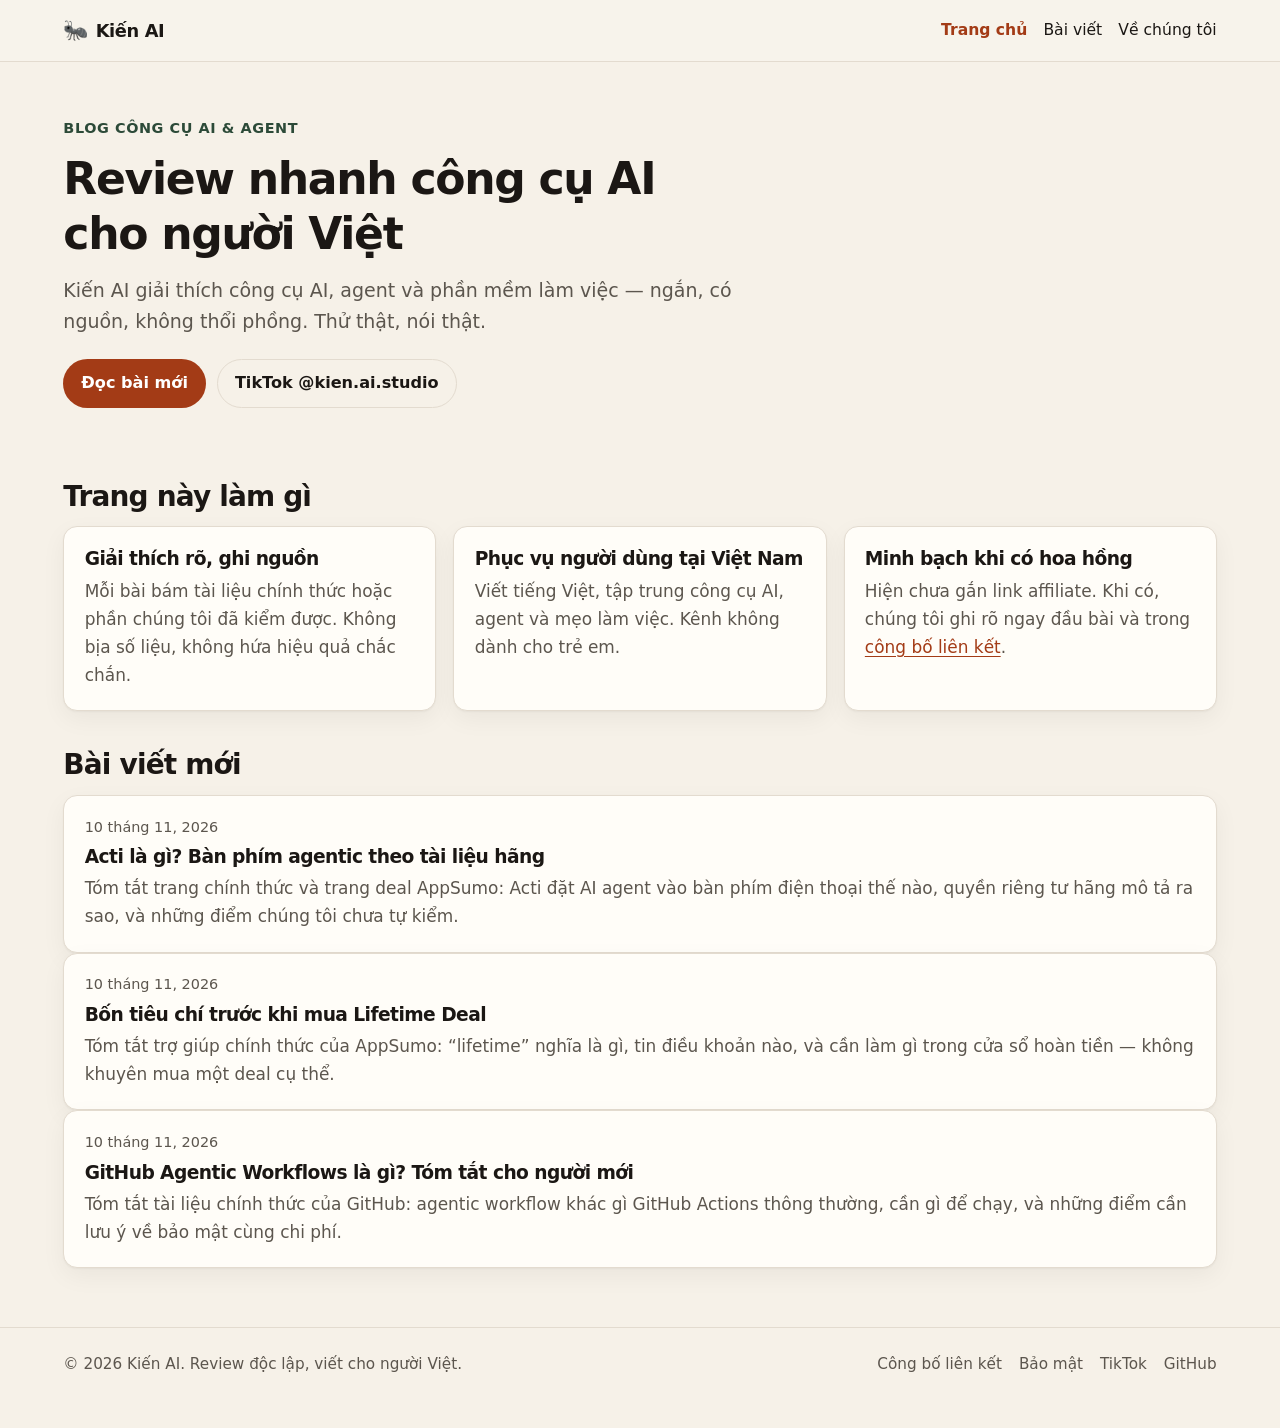
<file: index.html>
<!DOCTYPE html>
<html lang="vi">
<head>
  <meta charset="utf-8">
  <meta name="viewport" content="width=device-width, initial-scale=1">
  <title>Kiến AI — review nhanh công cụ AI & agent cho người Việt</title>
  <meta name="description" content="Kiến AI giải thích và review công cụ AI, agent và phần mềm cho người Việt. Thử thật, nói thật. Không bịa số liệu.">
  <link rel="canonical" href="https://kienaistudio.github.io/">
  <link rel="icon" href="/favicon.svg" type="image/svg+xml">
  <meta property="og:type" content="website">
  <meta property="og:locale" content="vi_VN">
  <meta property="og:site_name" content="Kiến AI">
  <meta property="og:title" content="Kiến AI — review nhanh công cụ AI & agent cho người Việt">
  <meta property="og:description" content="Kiến AI giải thích và review công cụ AI, agent và phần mềm cho người Việt. Thử thật, nói thật. Không bịa số liệu.">
  <meta property="og:url" content="https://kienaistudio.github.io/">
  <meta name="twitter:card" content="summary">
  <meta name="twitter:title" content="Kiến AI — review nhanh công cụ AI & agent cho người Việt">
  <meta name="twitter:description" content="Kiến AI giải thích và review công cụ AI, agent và phần mềm cho người Việt. Thử thật, nói thật. Không bịa số liệu.">
  <link rel="stylesheet" href="/css/style.css">
</head>
<body>
  <a class="skip" href="#noi-dung">Bỏ qua phần điều hướng</a>
  <header class="site-header">
    <div class="wrap">
      <a class="brand" href="/">
        <span aria-hidden="true">🐜</span>
        Kiến AI
      </a>
      <nav aria-label="Chính">
        <ul>
          <li><a href="/" aria-current="page">Trang chủ</a></li>
          <li><a href="/#bai-viet">Bài viết</a></li>
          <li><a href="/about.html">Về chúng tôi</a></li>
        </ul>
      </nav>
    </div>
  </header>
  <main id="noi-dung">
    <div class="wrap">
      <section class="hero">
        <p class="eyebrow">Blog công cụ AI &amp; agent</p>
        <h1>Review nhanh công cụ AI cho người Việt</h1>
        <p class="lede">Kiến AI giải thích công cụ AI, agent và phần mềm làm việc — ngắn, có nguồn, không thổi phồng. Thử thật, nói thật.</p>
        <div class="actions">
          <a class="btn btn-primary" href="#bai-viet">Đọc bài mới</a>
          <a class="btn btn-ghost" href="https://www.tiktok.com/@kien.ai.studio">TikTok @kien.ai.studio</a>
        </div>
      </section>

      <section aria-labelledby="lam-gi">
        <h2 id="lam-gi">Trang này làm gì</h2>
        <div class="grid grid-3">
          <article class="card">
            <h3>Giải thích rõ, ghi nguồn</h3>
            <p class="muted">Mỗi bài bám tài liệu chính thức hoặc phần chúng tôi đã kiểm được. Không bịa số liệu, không hứa hiệu quả chắc chắn.</p>
          </article>
          <article class="card">
            <h3>Phục vụ người dùng tại Việt Nam</h3>
            <p class="muted">Viết tiếng Việt, tập trung công cụ AI, agent và mẹo làm việc. Kênh không dành cho trẻ em.</p>
          </article>
          <article class="card">
            <h3>Minh bạch khi có hoa hồng</h3>
            <p class="muted">Hiện chưa gắn link affiliate. Khi có, chúng tôi ghi rõ ngay đầu bài và trong <a href="/disclosure.html">công bố liên kết</a>.</p>
          </article>
        </div>
      </section>

      <section id="bai-viet" aria-labelledby="bai-moi">
        <h2 id="bai-moi">Bài viết mới</h2>
        <ul class="post-list">
          <li>
            <a class="card post-card" href="/posts/acti-ban-phim-agentic-la-gi.html">
              <time datetime="2026-11-10">10 tháng 11, 2026</time>
              <h3>Acti là gì? Bàn phím agentic theo tài liệu hãng</h3>
              <p>Tóm tắt trang chính thức và trang deal AppSumo: Acti đặt AI agent vào bàn phím điện thoại thế nào, quyền riêng tư hãng mô tả ra sao, và những điểm chúng tôi chưa tự kiểm.</p>
            </a>
          </li>
          <li>
            <a class="card post-card" href="/posts/bon-tieu-chi-truoc-khi-mua-lifetime-deal.html">
              <time datetime="2026-11-10">10 tháng 11, 2026</time>
              <h3>Bốn tiêu chí trước khi mua Lifetime Deal</h3>
              <p>Tóm tắt trợ giúp chính thức của AppSumo: “lifetime” nghĩa là gì, tin điều khoản nào, và cần làm gì trong cửa sổ hoàn tiền — không khuyên mua một deal cụ thể.</p>
            </a>
          </li>
          <li>
            <a class="card post-card" href="/posts/github-agentic-workflows-la-gi.html">
              <time datetime="2026-11-10">10 tháng 11, 2026</time>
              <h3>GitHub Agentic Workflows là gì? Tóm tắt cho người mới</h3>
              <p>Tóm tắt tài liệu chính thức của GitHub: agentic workflow khác gì GitHub Actions thông thường, cần gì để chạy, và những điểm cần lưu ý về bảo mật cùng chi phí.</p>
            </a>
          </li>
        </ul>
      </section>

    </div>
  </main>
  <footer class="site-footer">
    <div class="wrap">
      <p>© 2026 Kiến AI. Review độc lập, viết cho người Việt.</p>
      <nav aria-label="Chân trang">
        <a href="/disclosure.html">Công bố liên kết</a>
        <a href="/privacy.html">Bảo mật</a>
        <a href="https://www.tiktok.com/@kien.ai.studio">TikTok</a>
        <a href="https://github.com/kienaistudio">GitHub</a>
      </nav>
    </div>
  </footer>
</body>
</html>
</file>
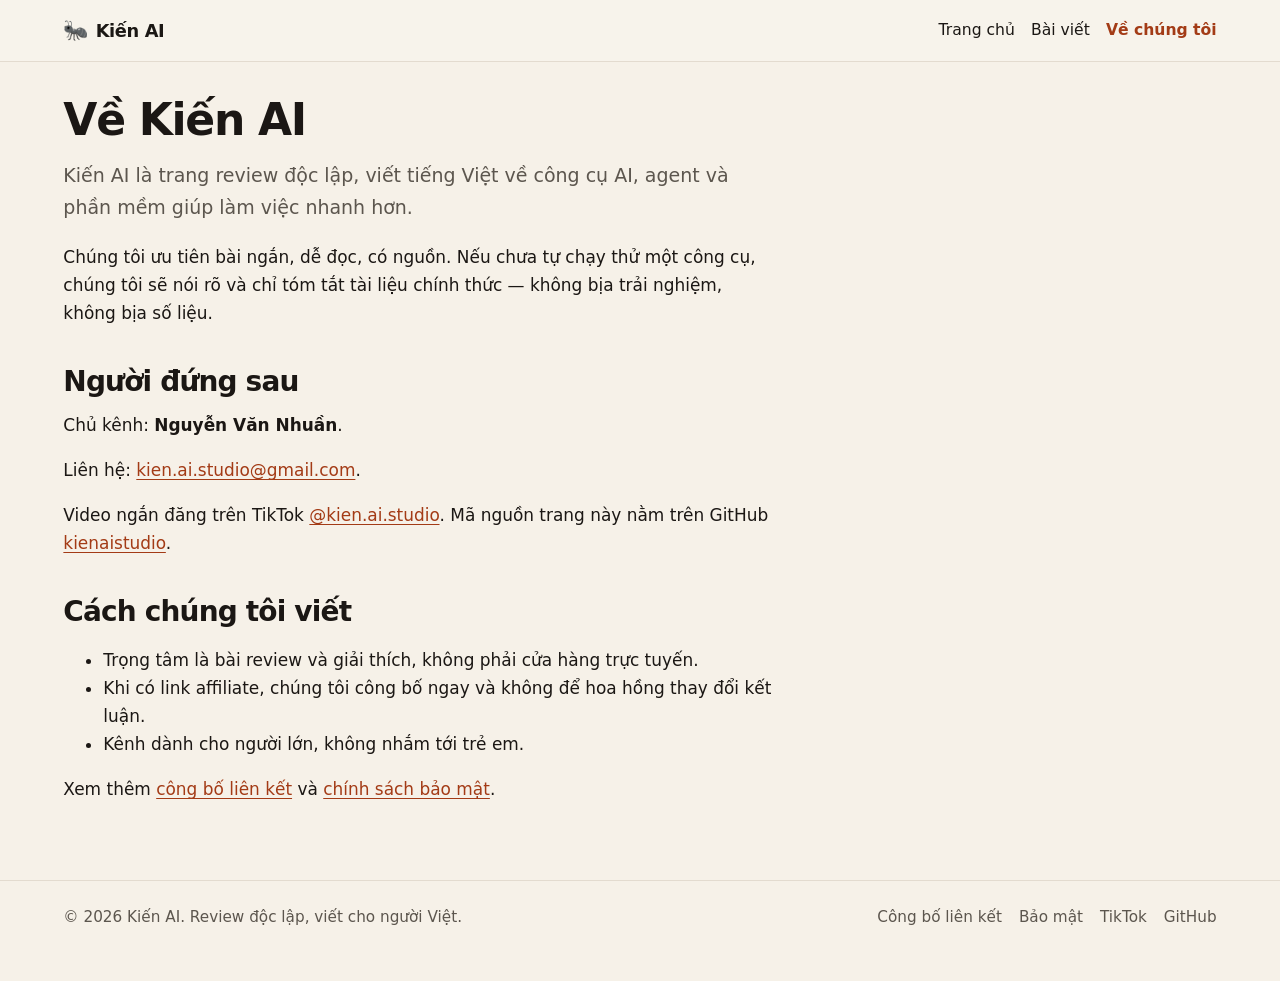
<file: about.html>
<!DOCTYPE html>
<html lang="vi">
<head>
  <meta charset="utf-8">
  <meta name="viewport" content="width=device-width, initial-scale=1">
  <title>Về Kiến AI — Nguyễn Văn Nhuần</title>
  <meta name="description" content="Kiến AI do Nguyễn Văn Nhuần điều hành. Liên hệ kien.ai.studio@gmail.com. Review độc lập về công cụ AI và agent.">
  <link rel="canonical" href="https://kienaistudio.github.io/about.html">
  <link rel="icon" href="/favicon.svg" type="image/svg+xml">
  <meta property="og:type" content="website">
  <meta property="og:locale" content="vi_VN">
  <meta property="og:site_name" content="Kiến AI">
  <meta property="og:title" content="Về Kiến AI — Nguyễn Văn Nhuần">
  <meta property="og:description" content="Kiến AI do Nguyễn Văn Nhuần điều hành. Liên hệ kien.ai.studio@gmail.com. Review độc lập về công cụ AI và agent.">
  <meta property="og:url" content="https://kienaistudio.github.io/about.html">
  <meta name="twitter:card" content="summary">
  <meta name="twitter:title" content="Về Kiến AI — Nguyễn Văn Nhuần">
  <meta name="twitter:description" content="Kiến AI do Nguyễn Văn Nhuần điều hành. Liên hệ kien.ai.studio@gmail.com. Review độc lập về công cụ AI và agent.">
  <link rel="stylesheet" href="/css/style.css">
</head>
<body>
  <a class="skip" href="#noi-dung">Bỏ qua phần điều hướng</a>
  <header class="site-header">
    <div class="wrap">
      <a class="brand" href="/">
        <span aria-hidden="true">🐜</span>
        Kiến AI
      </a>
      <nav aria-label="Chính">
        <ul>
          <li><a href="/">Trang chủ</a></li>
          <li><a href="/#bai-viet">Bài viết</a></li>
          <li><a href="/about.html" aria-current="page">Về chúng tôi</a></li>
        </ul>
      </nav>
    </div>
  </header>
  <main id="noi-dung">
    <div class="wrap">
      <article class="article">
        <header>
          <h1>Về Kiến AI</h1>
          <p class="lede">Kiến AI là trang review độc lập, viết tiếng Việt về công cụ AI, agent và phần mềm giúp làm việc nhanh hơn.</p>
        </header>
        <p>Chúng tôi ưu tiên bài ngắn, dễ đọc, có nguồn. Nếu chưa tự chạy thử một công cụ, chúng tôi sẽ nói rõ và chỉ tóm tắt tài liệu chính thức — không bịa trải nghiệm, không bịa số liệu.</p>
        <h2>Người đứng sau</h2>
        <p>Chủ kênh: <strong>Nguyễn Văn Nhuần</strong>.</p>
        <p>Liên hệ: <a href="mailto:kien.ai.studio@gmail.com">kien.ai.studio@gmail.com</a>.</p>
        <p>Video ngắn đăng trên TikTok <a href="https://www.tiktok.com/@kien.ai.studio">@kien.ai.studio</a>. Mã nguồn trang này nằm trên GitHub <a href="https://github.com/kienaistudio">kienaistudio</a>.</p>
        <h2>Cách chúng tôi viết</h2>
        <ul>
          <li>Trọng tâm là bài review và giải thích, không phải cửa hàng trực tuyến.</li>
          <li>Khi có link affiliate, chúng tôi công bố ngay và không để hoa hồng thay đổi kết luận.</li>
          <li>Kênh dành cho người lớn, không nhắm tới trẻ em.</li>
        </ul>
        <p>Xem thêm <a href="/disclosure.html">công bố liên kết</a> và <a href="/privacy.html">chính sách bảo mật</a>.</p>
      </article>

    </div>
  </main>
  <footer class="site-footer">
    <div class="wrap">
      <p>© 2026 Kiến AI. Review độc lập, viết cho người Việt.</p>
      <nav aria-label="Chân trang">
        <a href="/disclosure.html">Công bố liên kết</a>
        <a href="/privacy.html">Bảo mật</a>
        <a href="https://www.tiktok.com/@kien.ai.studio">TikTok</a>
        <a href="https://github.com/kienaistudio">GitHub</a>
      </nav>
    </div>
  </footer>
</body>
</html>
</file>
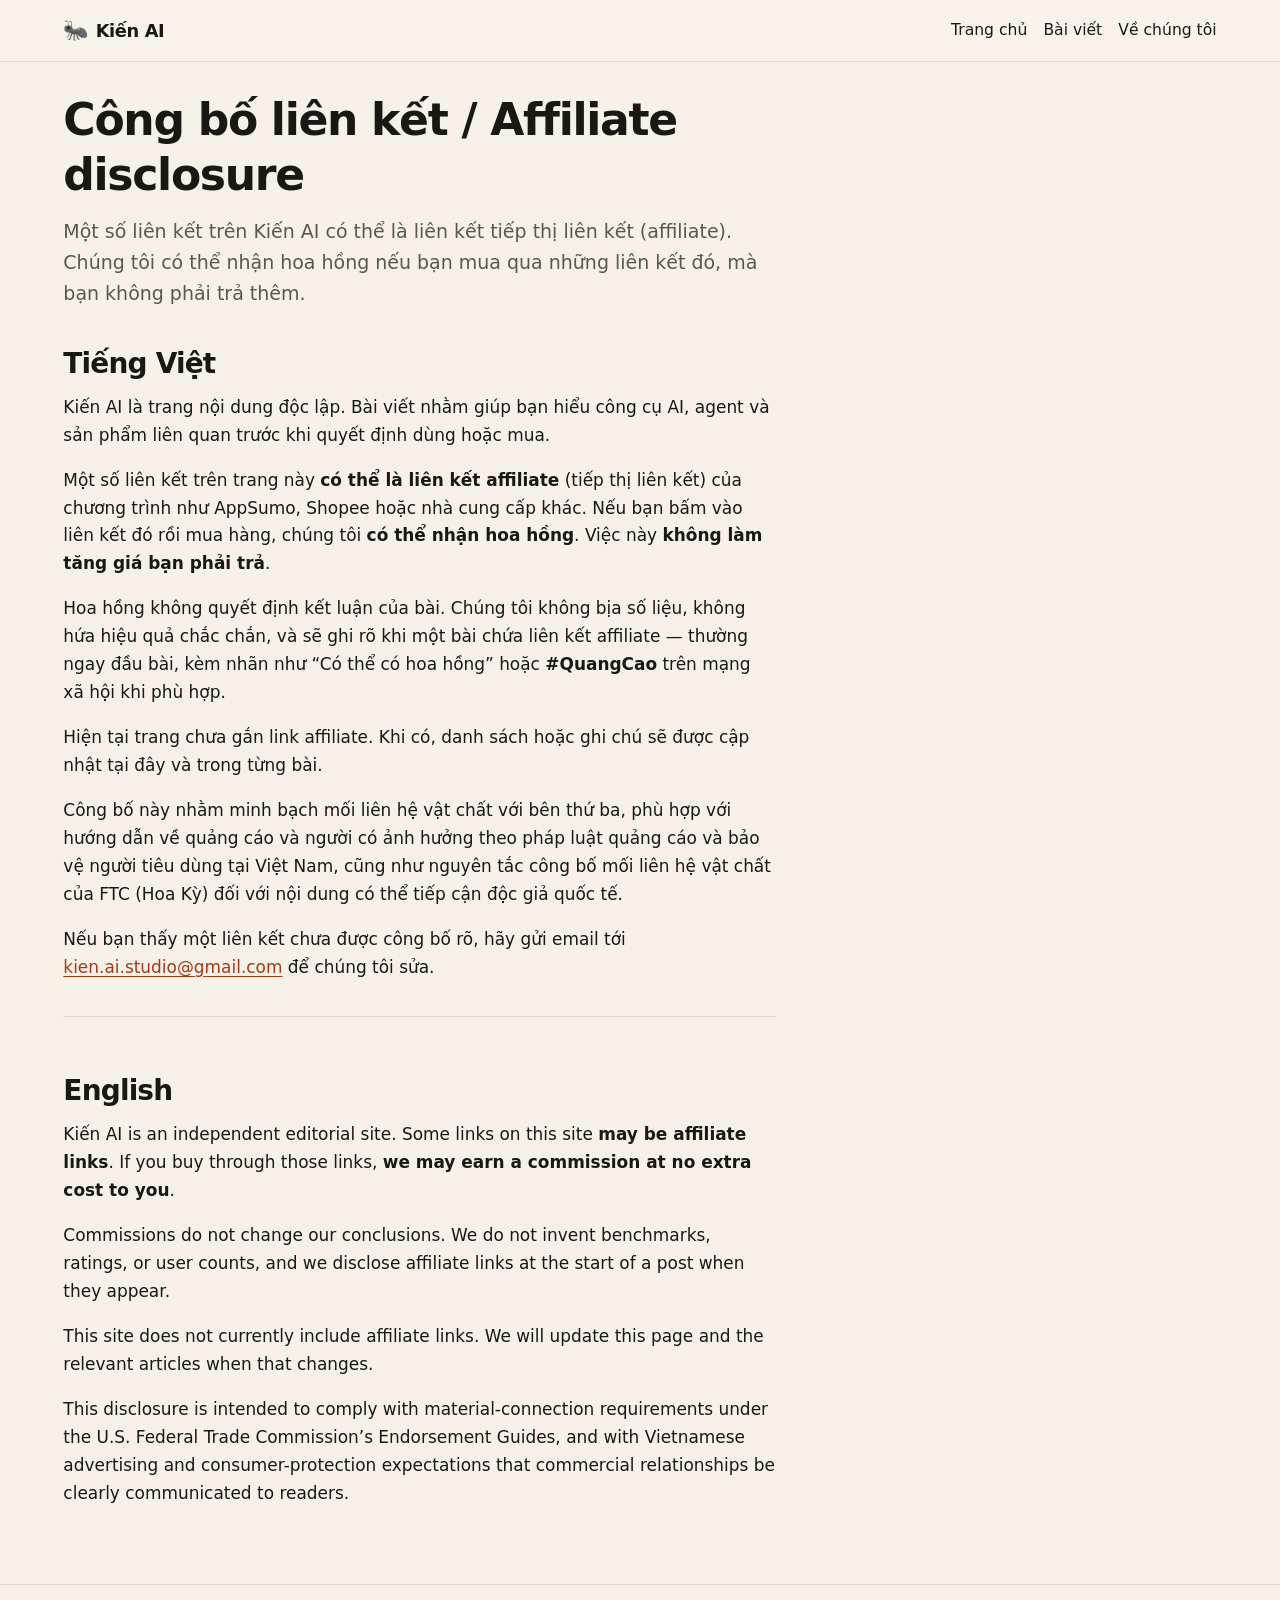
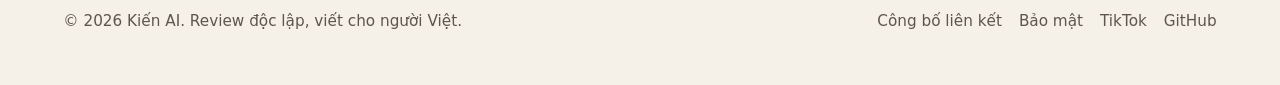
<file: disclosure.html>
<!DOCTYPE html>
<html lang="vi">
<head>
  <meta charset="utf-8">
  <meta name="viewport" content="width=device-width, initial-scale=1">
  <title>Công bố liên kết — Kiến AI</title>
  <meta name="description" content="Một số liên kết trên Kiến AI có thể là affiliate. Chúng tôi có thể nhận hoa hồng nếu bạn mua qua link, mà bạn không phải trả thêm.">
  <link rel="canonical" href="https://kienaistudio.github.io/disclosure.html">
  <link rel="icon" href="/favicon.svg" type="image/svg+xml">
  <meta property="og:type" content="website">
  <meta property="og:locale" content="vi_VN">
  <meta property="og:site_name" content="Kiến AI">
  <meta property="og:title" content="Công bố liên kết — Kiến AI">
  <meta property="og:description" content="Một số liên kết trên Kiến AI có thể là affiliate. Chúng tôi có thể nhận hoa hồng nếu bạn mua qua link, mà bạn không phải trả thêm.">
  <meta property="og:url" content="https://kienaistudio.github.io/disclosure.html">
  <meta name="twitter:card" content="summary">
  <meta name="twitter:title" content="Công bố liên kết — Kiến AI">
  <meta name="twitter:description" content="Một số liên kết trên Kiến AI có thể là affiliate. Chúng tôi có thể nhận hoa hồng nếu bạn mua qua link, mà bạn không phải trả thêm.">
  <link rel="stylesheet" href="/css/style.css">
</head>
<body>
  <a class="skip" href="#noi-dung">Bỏ qua phần điều hướng</a>
  <header class="site-header">
    <div class="wrap">
      <a class="brand" href="/">
        <span aria-hidden="true">🐜</span>
        Kiến AI
      </a>
      <nav aria-label="Chính">
        <ul>
          <li><a href="/">Trang chủ</a></li>
          <li><a href="/#bai-viet">Bài viết</a></li>
          <li><a href="/about.html">Về chúng tôi</a></li>
        </ul>
      </nav>
    </div>
  </header>
  <main id="noi-dung">
    <div class="wrap">
      <article class="article">
        <header>
          <h1>Công bố liên kết / Affiliate disclosure</h1>
          <p class="lede">Một số liên kết trên Kiến AI có thể là liên kết tiếp thị liên kết (affiliate). Chúng tôi có thể nhận hoa hồng nếu bạn mua qua những liên kết đó, mà bạn không phải trả thêm.</p>
        </header>

        <h2>Tiếng Việt</h2>
        <p>Kiến AI là trang nội dung độc lập. Bài viết nhằm giúp bạn hiểu công cụ AI, agent và sản phẩm liên quan trước khi quyết định dùng hoặc mua.</p>
        <p>Một số liên kết trên trang này <strong>có thể là liên kết affiliate</strong> (tiếp thị liên kết) của chương trình như AppSumo, Shopee hoặc nhà cung cấp khác. Nếu bạn bấm vào liên kết đó rồi mua hàng, chúng tôi <strong>có thể nhận hoa hồng</strong>. Việc này <strong>không làm tăng giá bạn phải trả</strong>.</p>
        <p>Hoa hồng không quyết định kết luận của bài. Chúng tôi không bịa số liệu, không hứa hiệu quả chắc chắn, và sẽ ghi rõ khi một bài chứa liên kết affiliate — thường ngay đầu bài, kèm nhãn như “Có thể có hoa hồng” hoặc <strong>#QuangCao</strong> trên mạng xã hội khi phù hợp.</p>
        <p>Hiện tại trang chưa gắn link affiliate. Khi có, danh sách hoặc ghi chú sẽ được cập nhật tại đây và trong từng bài.</p>
        <p>Công bố này nhằm minh bạch mối liên hệ vật chất với bên thứ ba, phù hợp với hướng dẫn về quảng cáo và người có ảnh hưởng theo pháp luật quảng cáo và bảo vệ người tiêu dùng tại Việt Nam, cũng như nguyên tắc công bố mối liên hệ vật chất của FTC (Hoa Kỳ) đối với nội dung có thể tiếp cận độc giả quốc tế.</p>
        <p>Nếu bạn thấy một liên kết chưa được công bố rõ, hãy gửi email tới <a href="mailto:kien.ai.studio@gmail.com">kien.ai.studio@gmail.com</a> để chúng tôi sửa.</p>

        <div class="lang-block">
          <h2>English</h2>
          <p>Kiến AI is an independent editorial site. Some links on this site <strong>may be affiliate links</strong>. If you buy through those links, <strong>we may earn a commission at no extra cost to you</strong>.</p>
          <p>Commissions do not change our conclusions. We do not invent benchmarks, ratings, or user counts, and we disclose affiliate links at the start of a post when they appear.</p>
          <p>This site does not currently include affiliate links. We will update this page and the relevant articles when that changes.</p>
          <p>This disclosure is intended to comply with material-connection requirements under the U.S. Federal Trade Commission’s Endorsement Guides, and with Vietnamese advertising and consumer-protection expectations that commercial relationships be clearly communicated to readers.</p>
        </div>
      </article>

    </div>
  </main>
  <footer class="site-footer">
    <div class="wrap">
      <p>© 2026 Kiến AI. Review độc lập, viết cho người Việt.</p>
      <nav aria-label="Chân trang">
        <a href="/disclosure.html">Công bố liên kết</a>
        <a href="/privacy.html">Bảo mật</a>
        <a href="https://www.tiktok.com/@kien.ai.studio">TikTok</a>
        <a href="https://github.com/kienaistudio">GitHub</a>
      </nav>
    </div>
  </footer>
</body>
</html>
</file>
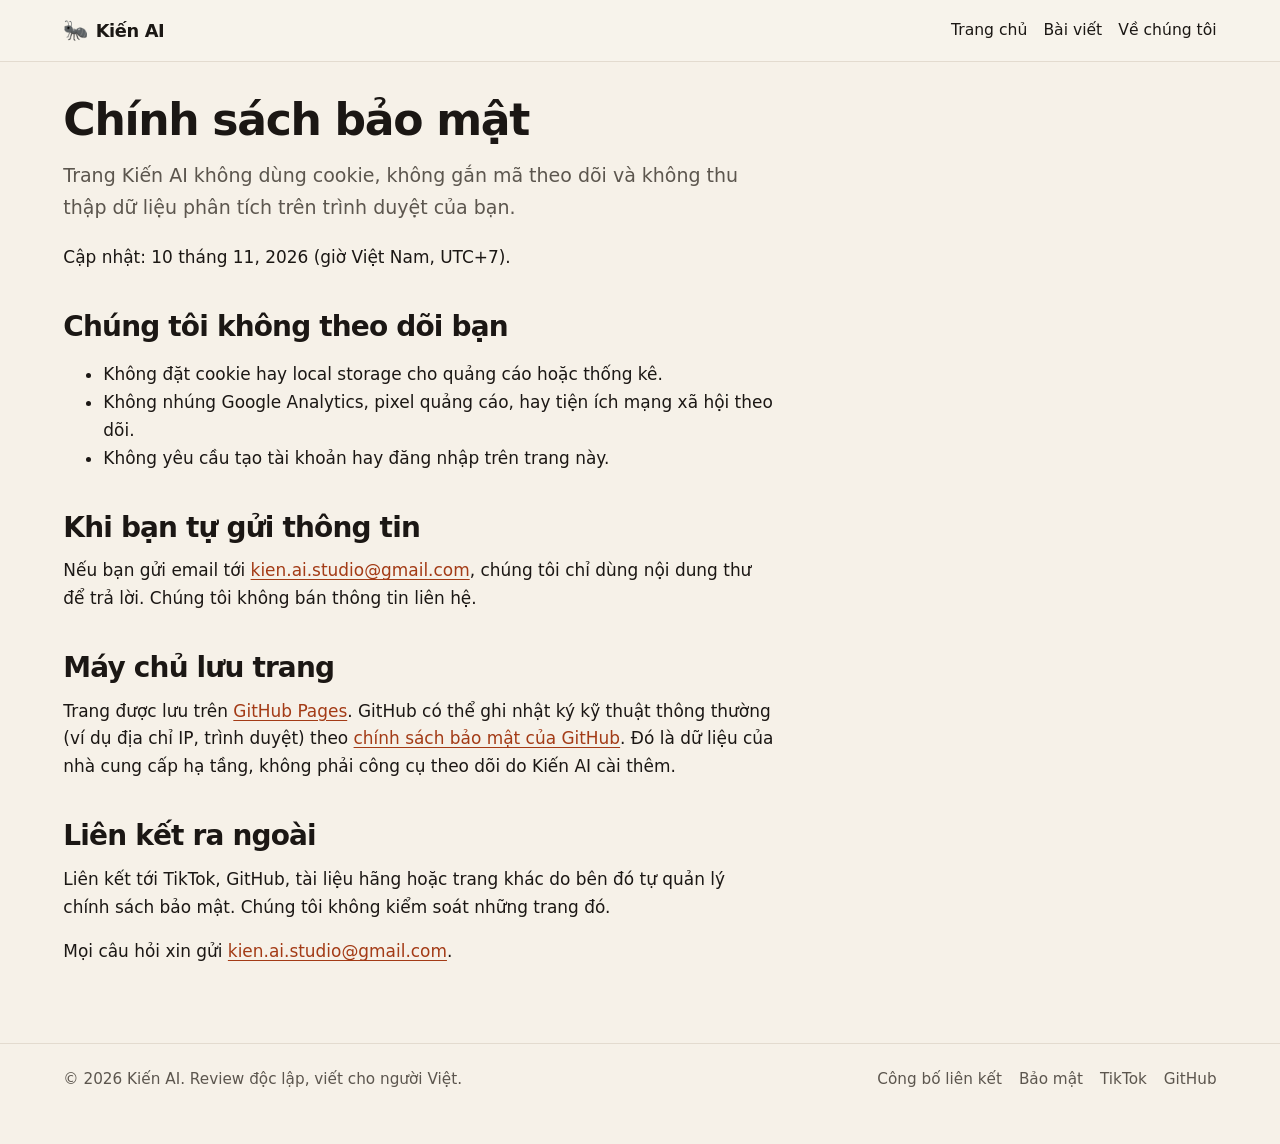
<file: privacy.html>
<!DOCTYPE html>
<html lang="vi">
<head>
  <meta charset="utf-8">
  <meta name="viewport" content="width=device-width, initial-scale=1">
  <title>Chính sách bảo mật — Kiến AI</title>
  <meta name="description" content="Trang Kiến AI không dùng cookie, không gắn mã theo dõi và không thu thập dữ liệu phân tích trên trình duyệt.">
  <link rel="canonical" href="https://kienaistudio.github.io/privacy.html">
  <link rel="icon" href="/favicon.svg" type="image/svg+xml">
  <meta property="og:type" content="website">
  <meta property="og:locale" content="vi_VN">
  <meta property="og:site_name" content="Kiến AI">
  <meta property="og:title" content="Chính sách bảo mật — Kiến AI">
  <meta property="og:description" content="Trang Kiến AI không dùng cookie, không gắn mã theo dõi và không thu thập dữ liệu phân tích trên trình duyệt.">
  <meta property="og:url" content="https://kienaistudio.github.io/privacy.html">
  <meta name="twitter:card" content="summary">
  <meta name="twitter:title" content="Chính sách bảo mật — Kiến AI">
  <meta name="twitter:description" content="Trang Kiến AI không dùng cookie, không gắn mã theo dõi và không thu thập dữ liệu phân tích trên trình duyệt.">
  <link rel="stylesheet" href="/css/style.css">
</head>
<body>
  <a class="skip" href="#noi-dung">Bỏ qua phần điều hướng</a>
  <header class="site-header">
    <div class="wrap">
      <a class="brand" href="/">
        <span aria-hidden="true">🐜</span>
        Kiến AI
      </a>
      <nav aria-label="Chính">
        <ul>
          <li><a href="/">Trang chủ</a></li>
          <li><a href="/#bai-viet">Bài viết</a></li>
          <li><a href="/about.html">Về chúng tôi</a></li>
        </ul>
      </nav>
    </div>
  </header>
  <main id="noi-dung">
    <div class="wrap">
      <article class="article">
        <header>
          <h1>Chính sách bảo mật</h1>
          <p class="lede">Trang Kiến AI không dùng cookie, không gắn mã theo dõi và không thu thập dữ liệu phân tích trên trình duyệt của bạn.</p>
        </header>
        <p>Cập nhật: 10 tháng 11, 2026 (giờ Việt Nam, UTC+7).</p>
        <h2>Chúng tôi không theo dõi bạn</h2>
        <ul>
          <li>Không đặt cookie hay local storage cho quảng cáo hoặc thống kê.</li>
          <li>Không nhúng Google Analytics, pixel quảng cáo, hay tiện ích mạng xã hội theo dõi.</li>
          <li>Không yêu cầu tạo tài khoản hay đăng nhập trên trang này.</li>
        </ul>
        <h2>Khi bạn tự gửi thông tin</h2>
        <p>Nếu bạn gửi email tới <a href="mailto:kien.ai.studio@gmail.com">kien.ai.studio@gmail.com</a>, chúng tôi chỉ dùng nội dung thư để trả lời. Chúng tôi không bán thông tin liên hệ.</p>
        <h2>Máy chủ lưu trang</h2>
        <p>Trang được lưu trên <a href="https://docs.github.com/en/pages/getting-started-with-github-pages/about-github-pages">GitHub Pages</a>. GitHub có thể ghi nhật ký kỹ thuật thông thường (ví dụ địa chỉ IP, trình duyệt) theo <a href="https://docs.github.com/en/site-policy/privacy-policies/github-general-privacy-statement">chính sách bảo mật của GitHub</a>. Đó là dữ liệu của nhà cung cấp hạ tầng, không phải công cụ theo dõi do Kiến AI cài thêm.</p>
        <h2>Liên kết ra ngoài</h2>
        <p>Liên kết tới TikTok, GitHub, tài liệu hãng hoặc trang khác do bên đó tự quản lý chính sách bảo mật. Chúng tôi không kiểm soát những trang đó.</p>
        <p>Mọi câu hỏi xin gửi <a href="mailto:kien.ai.studio@gmail.com">kien.ai.studio@gmail.com</a>.</p>
      </article>

    </div>
  </main>
  <footer class="site-footer">
    <div class="wrap">
      <p>© 2026 Kiến AI. Review độc lập, viết cho người Việt.</p>
      <nav aria-label="Chân trang">
        <a href="/disclosure.html">Công bố liên kết</a>
        <a href="/privacy.html">Bảo mật</a>
        <a href="https://www.tiktok.com/@kien.ai.studio">TikTok</a>
        <a href="https://github.com/kienaistudio">GitHub</a>
      </nav>
    </div>
  </footer>
</body>
</html>
</file>
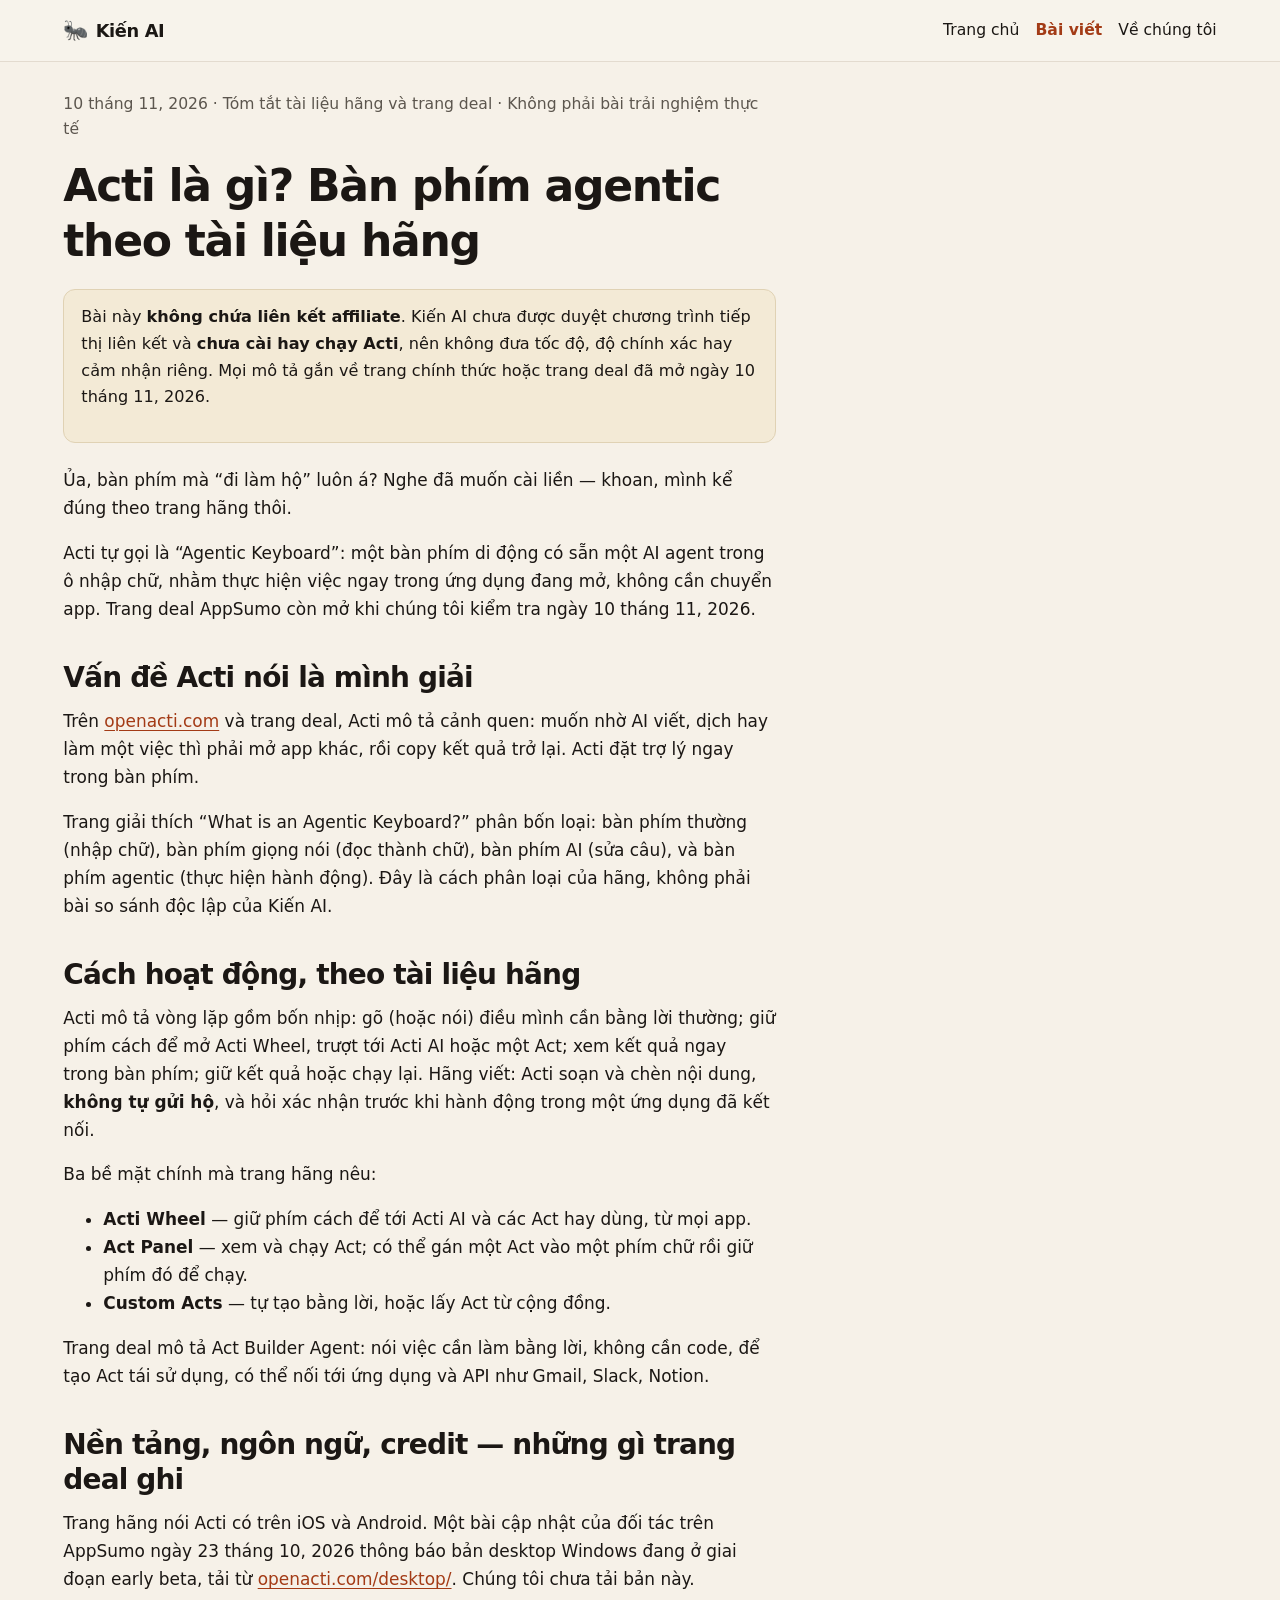
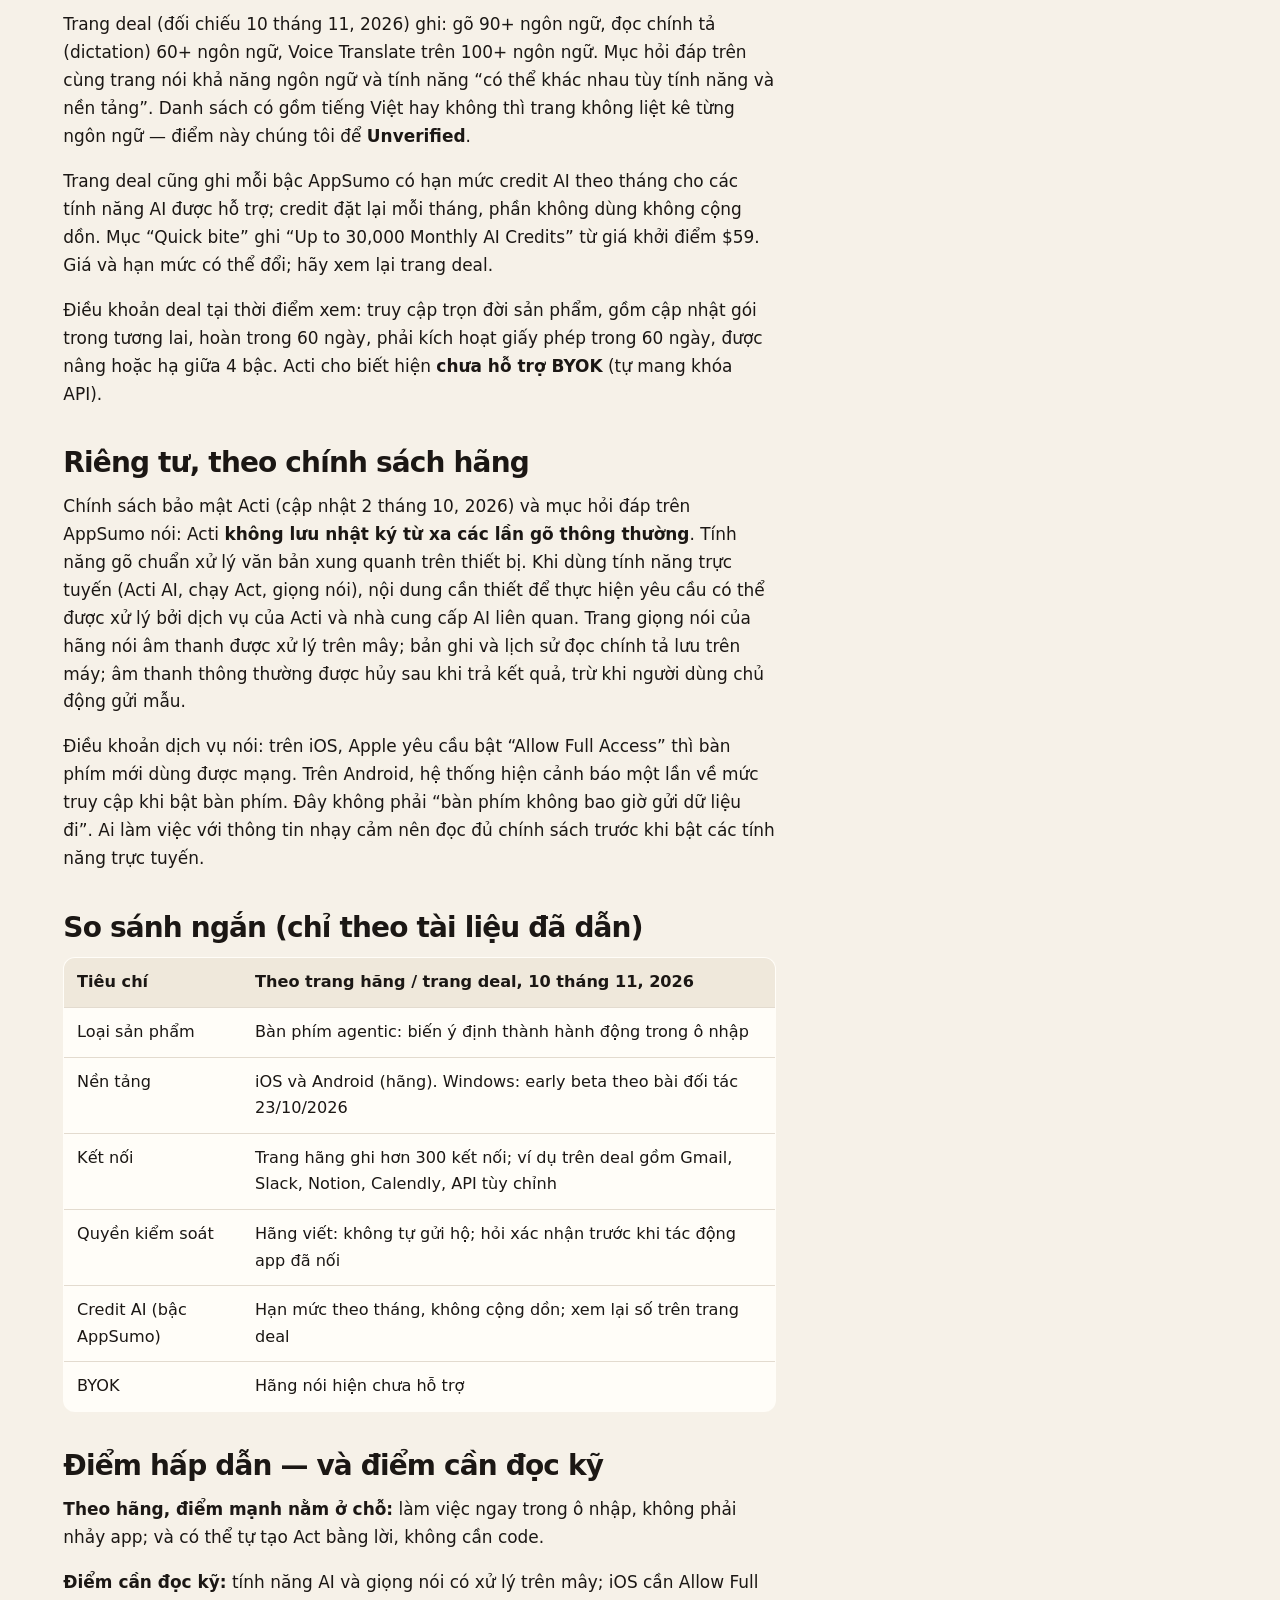
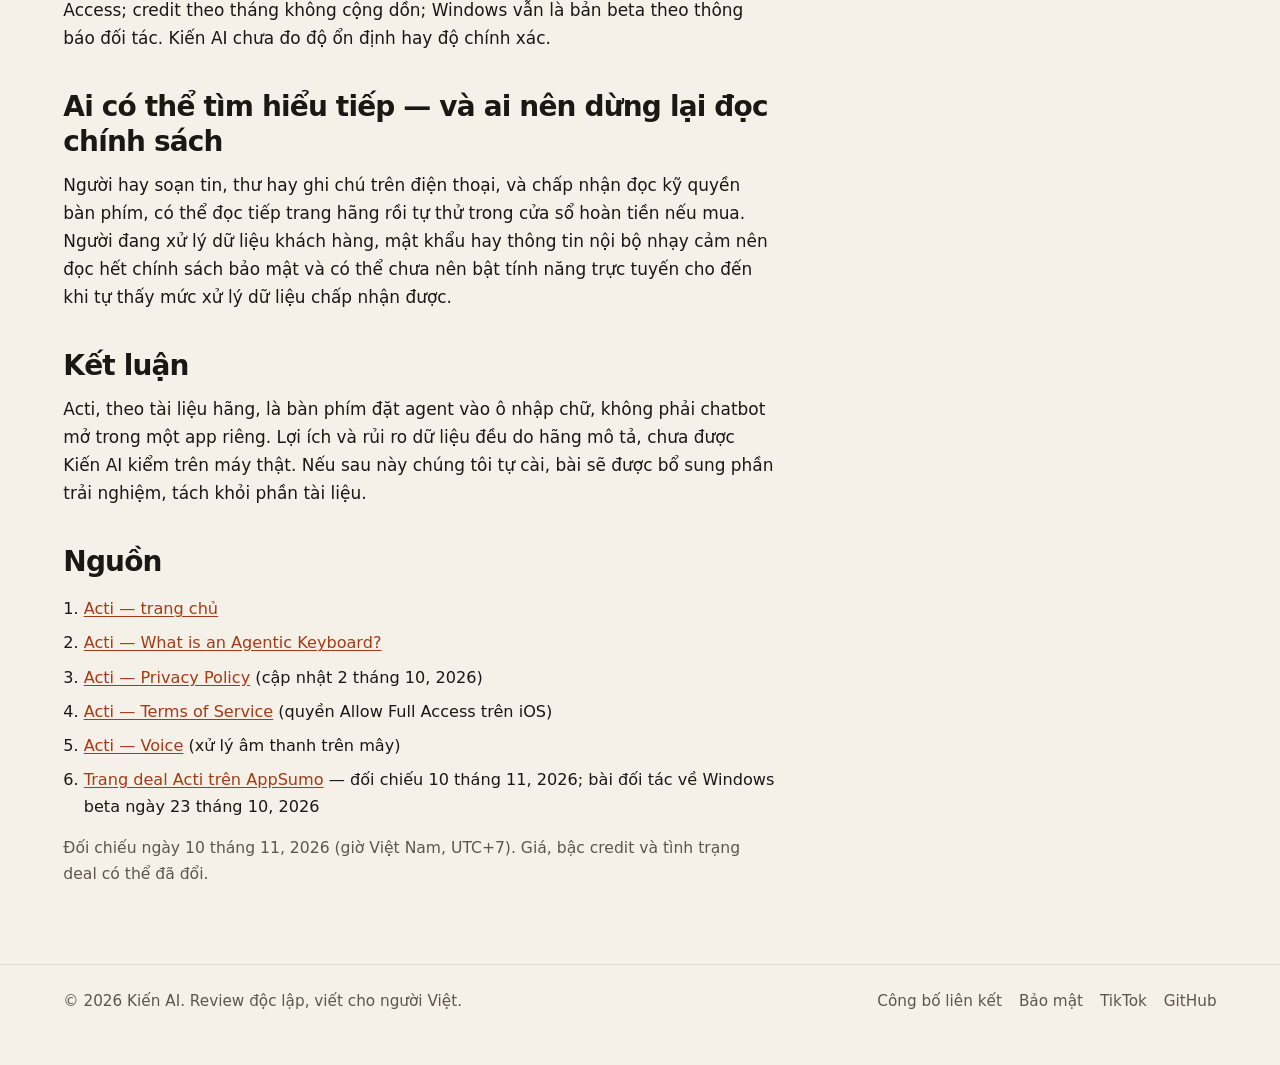
<file: posts/acti-ban-phim-agentic-la-gi.html>
<!DOCTYPE html>
<html lang="vi">
<head>
  <meta charset="utf-8">
  <meta name="viewport" content="width=device-width, initial-scale=1">
  <title>Acti là gì? Bàn phím agentic theo tài liệu hãng — Kiến AI</title>
  <meta name="description" content="Tóm tắt trang chính thức Acti và trang deal AppSumo: bàn phím agentic hoạt động thế nào, quyền riêng tư, credit, và những gì Kiến AI chưa tự kiểm.">
  <link rel="canonical" href="https://kienaistudio.github.io/posts/acti-ban-phim-agentic-la-gi.html">
  <link rel="icon" href="/favicon.svg" type="image/svg+xml">
  <meta property="og:type" content="article">
  <meta property="og:locale" content="vi_VN">
  <meta property="og:site_name" content="Kiến AI">
  <meta property="og:title" content="Acti là gì? Bàn phím agentic theo tài liệu hãng — Kiến AI">
  <meta property="og:description" content="Tóm tắt trang chính thức Acti và trang deal AppSumo: bàn phím agentic hoạt động thế nào, quyền riêng tư, credit, và những gì Kiến AI chưa tự kiểm.">
  <meta property="og:url" content="https://kienaistudio.github.io/posts/acti-ban-phim-agentic-la-gi.html">
  <meta name="twitter:card" content="summary">
  <meta name="twitter:title" content="Acti là gì? Bàn phím agentic theo tài liệu hãng — Kiến AI">
  <meta name="twitter:description" content="Tóm tắt trang chính thức Acti và trang deal AppSumo: bàn phím agentic hoạt động thế nào, quyền riêng tư, credit, và những gì Kiến AI chưa tự kiểm.">
  <link rel="stylesheet" href="/css/style.css">
</head>
<body>
  <a class="skip" href="#noi-dung">Bỏ qua phần điều hướng</a>
  <header class="site-header">
    <div class="wrap">
      <a class="brand" href="/">
        <span aria-hidden="true">🐜</span>
        Kiến AI
      </a>
      <nav aria-label="Chính">
        <ul>
          <li><a href="/">Trang chủ</a></li>
          <li><a href="/#bai-viet" aria-current="page">Bài viết</a></li>
          <li><a href="/about.html">Về chúng tôi</a></li>
        </ul>
      </nav>
    </div>
  </header>
  <main id="noi-dung">
    <div class="wrap">
      <article class="article">
        <header>
          <p class="meta"><time datetime="2026-11-10">10 tháng 11, 2026</time> · Tóm tắt tài liệu hãng và trang deal · Không phải bài trải nghiệm thực tế</p>
          <h1>Acti là gì? Bàn phím agentic theo tài liệu hãng</h1>
        </header>

        <div class="disclosure-box">
          <p>Bài này <strong>không chứa liên kết affiliate</strong>. Kiến AI chưa được duyệt chương trình tiếp thị liên kết và <strong>chưa cài hay chạy Acti</strong>, nên không đưa tốc độ, độ chính xác hay cảm nhận riêng. Mọi mô tả gắn về trang chính thức hoặc trang deal đã mở ngày 10 tháng 11, 2026.</p>
        </div>

        <p>Ủa, bàn phím mà “đi làm hộ” luôn á? Nghe đã muốn cài liền — khoan, mình kể đúng theo trang hãng thôi.</p>
        <p>Acti tự gọi là “Agentic Keyboard”: một bàn phím di động có sẵn một AI agent trong ô nhập chữ, nhằm thực hiện việc ngay trong ứng dụng đang mở, không cần chuyển app. Trang deal AppSumo còn mở khi chúng tôi kiểm tra ngày 10 tháng 11, 2026.</p>

        <h2>Vấn đề Acti nói là mình giải</h2>
        <p>Trên <a href="https://openacti.com/">openacti.com</a> và trang deal, Acti mô tả cảnh quen: muốn nhờ AI viết, dịch hay làm một việc thì phải mở app khác, rồi copy kết quả trở lại. Acti đặt trợ lý ngay trong bàn phím.</p>
        <p>Trang giải thích “What is an Agentic Keyboard?” phân bốn loại: bàn phím thường (nhập chữ), bàn phím giọng nói (đọc thành chữ), bàn phím AI (sửa câu), và bàn phím agentic (thực hiện hành động). Đây là cách phân loại của hãng, không phải bài so sánh độc lập của Kiến AI.</p>

        <h2>Cách hoạt động, theo tài liệu hãng</h2>
        <p>Acti mô tả vòng lặp gồm bốn nhịp: gõ (hoặc nói) điều mình cần bằng lời thường; giữ phím cách để mở Acti Wheel, trượt tới Acti AI hoặc một Act; xem kết quả ngay trong bàn phím; giữ kết quả hoặc chạy lại. Hãng viết: Acti soạn và chèn nội dung, <strong>không tự gửi hộ</strong>, và hỏi xác nhận trước khi hành động trong một ứng dụng đã kết nối.</p>
        <p>Ba bề mặt chính mà trang hãng nêu:</p>
        <ul>
          <li><strong>Acti Wheel</strong> — giữ phím cách để tới Acti AI và các Act hay dùng, từ mọi app.</li>
          <li><strong>Act Panel</strong> — xem và chạy Act; có thể gán một Act vào một phím chữ rồi giữ phím đó để chạy.</li>
          <li><strong>Custom Acts</strong> — tự tạo bằng lời, hoặc lấy Act từ cộng đồng.</li>
        </ul>
        <p>Trang deal mô tả Act Builder Agent: nói việc cần làm bằng lời, không cần code, để tạo Act tái sử dụng, có thể nối tới ứng dụng và API như Gmail, Slack, Notion.</p>

        <h2>Nền tảng, ngôn ngữ, credit — những gì trang deal ghi</h2>
        <p>Trang hãng nói Acti có trên iOS và Android. Một bài cập nhật của đối tác trên AppSumo ngày 23 tháng 10, 2026 thông báo bản desktop Windows đang ở giai đoạn early beta, tải từ <a href="https://openacti.com/desktop/">openacti.com/desktop/</a>. Chúng tôi chưa tải bản này.</p>
        <p>Trang deal (đối chiếu 10 tháng 11, 2026) ghi: gõ 90+ ngôn ngữ, đọc chính tả (dictation) 60+ ngôn ngữ, Voice Translate trên 100+ ngôn ngữ. Mục hỏi đáp trên cùng trang nói khả năng ngôn ngữ và tính năng “có thể khác nhau tùy tính năng và nền tảng”. Danh sách có gồm tiếng Việt hay không thì trang không liệt kê từng ngôn ngữ — điểm này chúng tôi để <strong>Unverified</strong>.</p>
        <p>Trang deal cũng ghi mỗi bậc AppSumo có hạn mức credit AI theo tháng cho các tính năng AI được hỗ trợ; credit đặt lại mỗi tháng, phần không dùng không cộng dồn. Mục “Quick bite” ghi “Up to 30,000 Monthly AI Credits” từ giá khởi điểm $59. Giá và hạn mức có thể đổi; hãy xem lại trang deal.</p>
        <p>Điều khoản deal tại thời điểm xem: truy cập trọn đời sản phẩm, gồm cập nhật gói trong tương lai, hoàn trong 60 ngày, phải kích hoạt giấy phép trong 60 ngày, được nâng hoặc hạ giữa 4 bậc. Acti cho biết hiện <strong>chưa hỗ trợ BYOK</strong> (tự mang khóa API).</p>

        <h2>Riêng tư, theo chính sách hãng</h2>
        <p>Chính sách bảo mật Acti (cập nhật 2 tháng 10, 2026) và mục hỏi đáp trên AppSumo nói: Acti <strong>không lưu nhật ký từ xa các lần gõ thông thường</strong>. Tính năng gõ chuẩn xử lý văn bản xung quanh trên thiết bị. Khi dùng tính năng trực tuyến (Acti AI, chạy Act, giọng nói), nội dung cần thiết để thực hiện yêu cầu có thể được xử lý bởi dịch vụ của Acti và nhà cung cấp AI liên quan. Trang giọng nói của hãng nói âm thanh được xử lý trên mây; bản ghi và lịch sử đọc chính tả lưu trên máy; âm thanh thông thường được hủy sau khi trả kết quả, trừ khi người dùng chủ động gửi mẫu.</p>
        <p>Điều khoản dịch vụ nói: trên iOS, Apple yêu cầu bật “Allow Full Access” thì bàn phím mới dùng được mạng. Trên Android, hệ thống hiện cảnh báo một lần về mức truy cập khi bật bàn phím. Đây không phải “bàn phím không bao giờ gửi dữ liệu đi”. Ai làm việc với thông tin nhạy cảm nên đọc đủ chính sách trước khi bật các tính năng trực tuyến.</p>

        <h2>So sánh ngắn (chỉ theo tài liệu đã dẫn)</h2>
        <table>
          <thead>
            <tr>
              <th>Tiêu chí</th>
              <th>Theo trang hãng / trang deal, 10 tháng 11, 2026</th>
            </tr>
          </thead>
          <tbody>
            <tr>
              <td>Loại sản phẩm</td>
              <td>Bàn phím agentic: biến ý định thành hành động trong ô nhập</td>
            </tr>
            <tr>
              <td>Nền tảng</td>
              <td>iOS và Android (hãng). Windows: early beta theo bài đối tác 23/10/2026</td>
            </tr>
            <tr>
              <td>Kết nối</td>
              <td>Trang hãng ghi hơn 300 kết nối; ví dụ trên deal gồm Gmail, Slack, Notion, Calendly, API tùy chỉnh</td>
            </tr>
            <tr>
              <td>Quyền kiểm soát</td>
              <td>Hãng viết: không tự gửi hộ; hỏi xác nhận trước khi tác động app đã nối</td>
            </tr>
            <tr>
              <td>Credit AI (bậc AppSumo)</td>
              <td>Hạn mức theo tháng, không cộng dồn; xem lại số trên trang deal</td>
            </tr>
            <tr>
              <td>BYOK</td>
              <td>Hãng nói hiện chưa hỗ trợ</td>
            </tr>
          </tbody>
        </table>

        <h2>Điểm hấp dẫn — và điểm cần đọc kỹ</h2>
        <p><strong>Theo hãng, điểm mạnh nằm ở chỗ:</strong> làm việc ngay trong ô nhập, không phải nhảy app; và có thể tự tạo Act bằng lời, không cần code.</p>
        <p><strong>Điểm cần đọc kỹ:</strong> tính năng AI và giọng nói có xử lý trên mây; iOS cần Allow Full Access; credit theo tháng không cộng dồn; Windows vẫn là bản beta theo thông báo đối tác. Kiến AI chưa đo độ ổn định hay độ chính xác.</p>

        <h2>Ai có thể tìm hiểu tiếp — và ai nên dừng lại đọc chính sách</h2>
        <p>Người hay soạn tin, thư hay ghi chú trên điện thoại, và chấp nhận đọc kỹ quyền bàn phím, có thể đọc tiếp trang hãng rồi tự thử trong cửa sổ hoàn tiền nếu mua. Người đang xử lý dữ liệu khách hàng, mật khẩu hay thông tin nội bộ nhạy cảm nên đọc hết chính sách bảo mật và có thể chưa nên bật tính năng trực tuyến cho đến khi tự thấy mức xử lý dữ liệu chấp nhận được.</p>

        <h2>Kết luận</h2>
        <p>Acti, theo tài liệu hãng, là bàn phím đặt agent vào ô nhập chữ, không phải chatbot mở trong một app riêng. Lợi ích và rủi ro dữ liệu đều do hãng mô tả, chưa được Kiến AI kiểm trên máy thật. Nếu sau này chúng tôi tự cài, bài sẽ được bổ sung phần trải nghiệm, tách khỏi phần tài liệu.</p>

        <h2>Nguồn</h2>
        <div class="sources">
          <ol>
            <li><a href="https://openacti.com/">Acti — trang chủ</a></li>
            <li><a href="https://openacti.com/what-is-agentic-keyboard/">Acti — What is an Agentic Keyboard?</a></li>
            <li><a href="https://openacti.com/privacy/">Acti — Privacy Policy</a> (cập nhật 2 tháng 10, 2026)</li>
            <li><a href="https://openacti.com/terms/">Acti — Terms of Service</a> (quyền Allow Full Access trên iOS)</li>
            <li><a href="https://openacti.com/voice/">Acti — Voice</a> (xử lý âm thanh trên mây)</li>
            <li><a href="https://appsumo.com/products/acti/">Trang deal Acti trên AppSumo</a> — đối chiếu 10 tháng 11, 2026; bài đối tác về Windows beta ngày 23 tháng 10, 2026</li>
          </ol>
          <p class="muted small">Đối chiếu ngày 10 tháng 11, 2026 (giờ Việt Nam, UTC+7). Giá, bậc credit và tình trạng deal có thể đã đổi.</p>
        </div>
      </article>

    </div>
  </main>
  <footer class="site-footer">
    <div class="wrap">
      <p>© 2026 Kiến AI. Review độc lập, viết cho người Việt.</p>
      <nav aria-label="Chân trang">
        <a href="/disclosure.html">Công bố liên kết</a>
        <a href="/privacy.html">Bảo mật</a>
        <a href="https://www.tiktok.com/@kien.ai.studio">TikTok</a>
        <a href="https://github.com/kienaistudio">GitHub</a>
      </nav>
    </div>
  </footer>
</body>
</html>
</file>
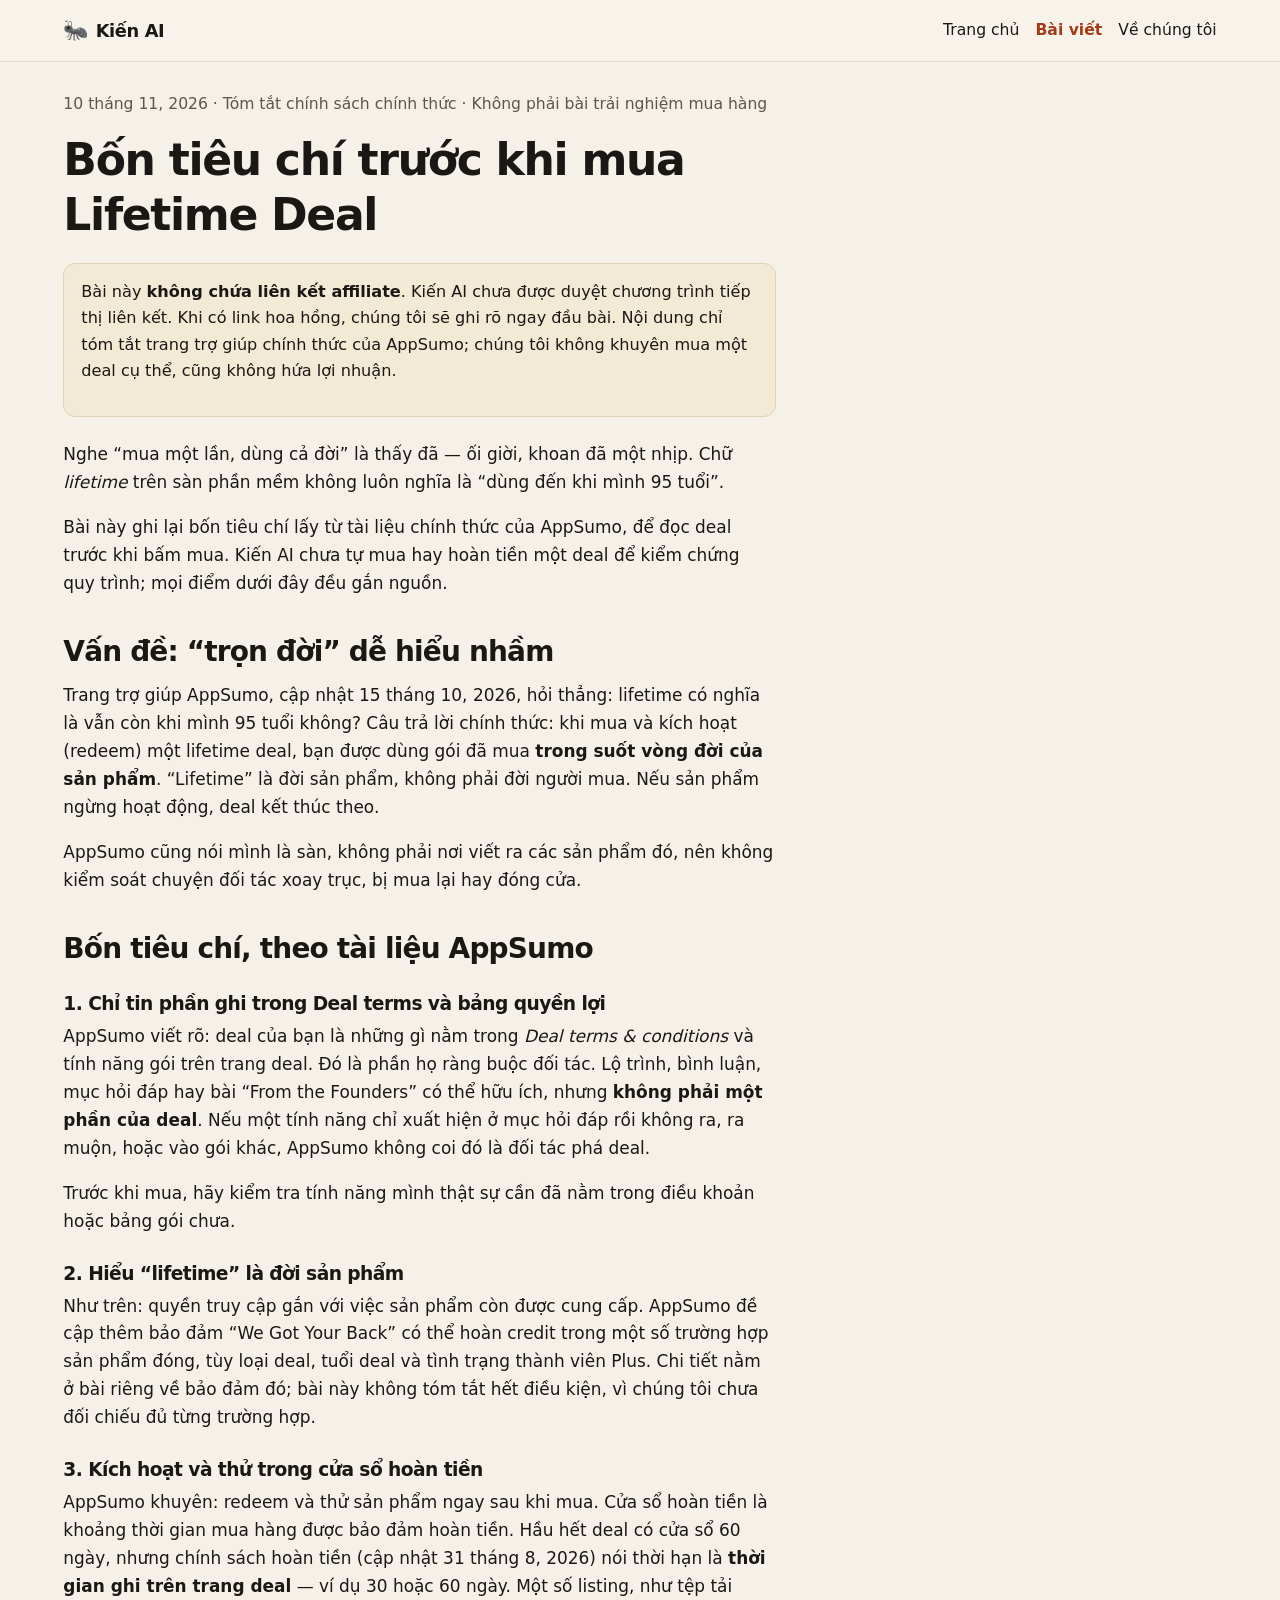
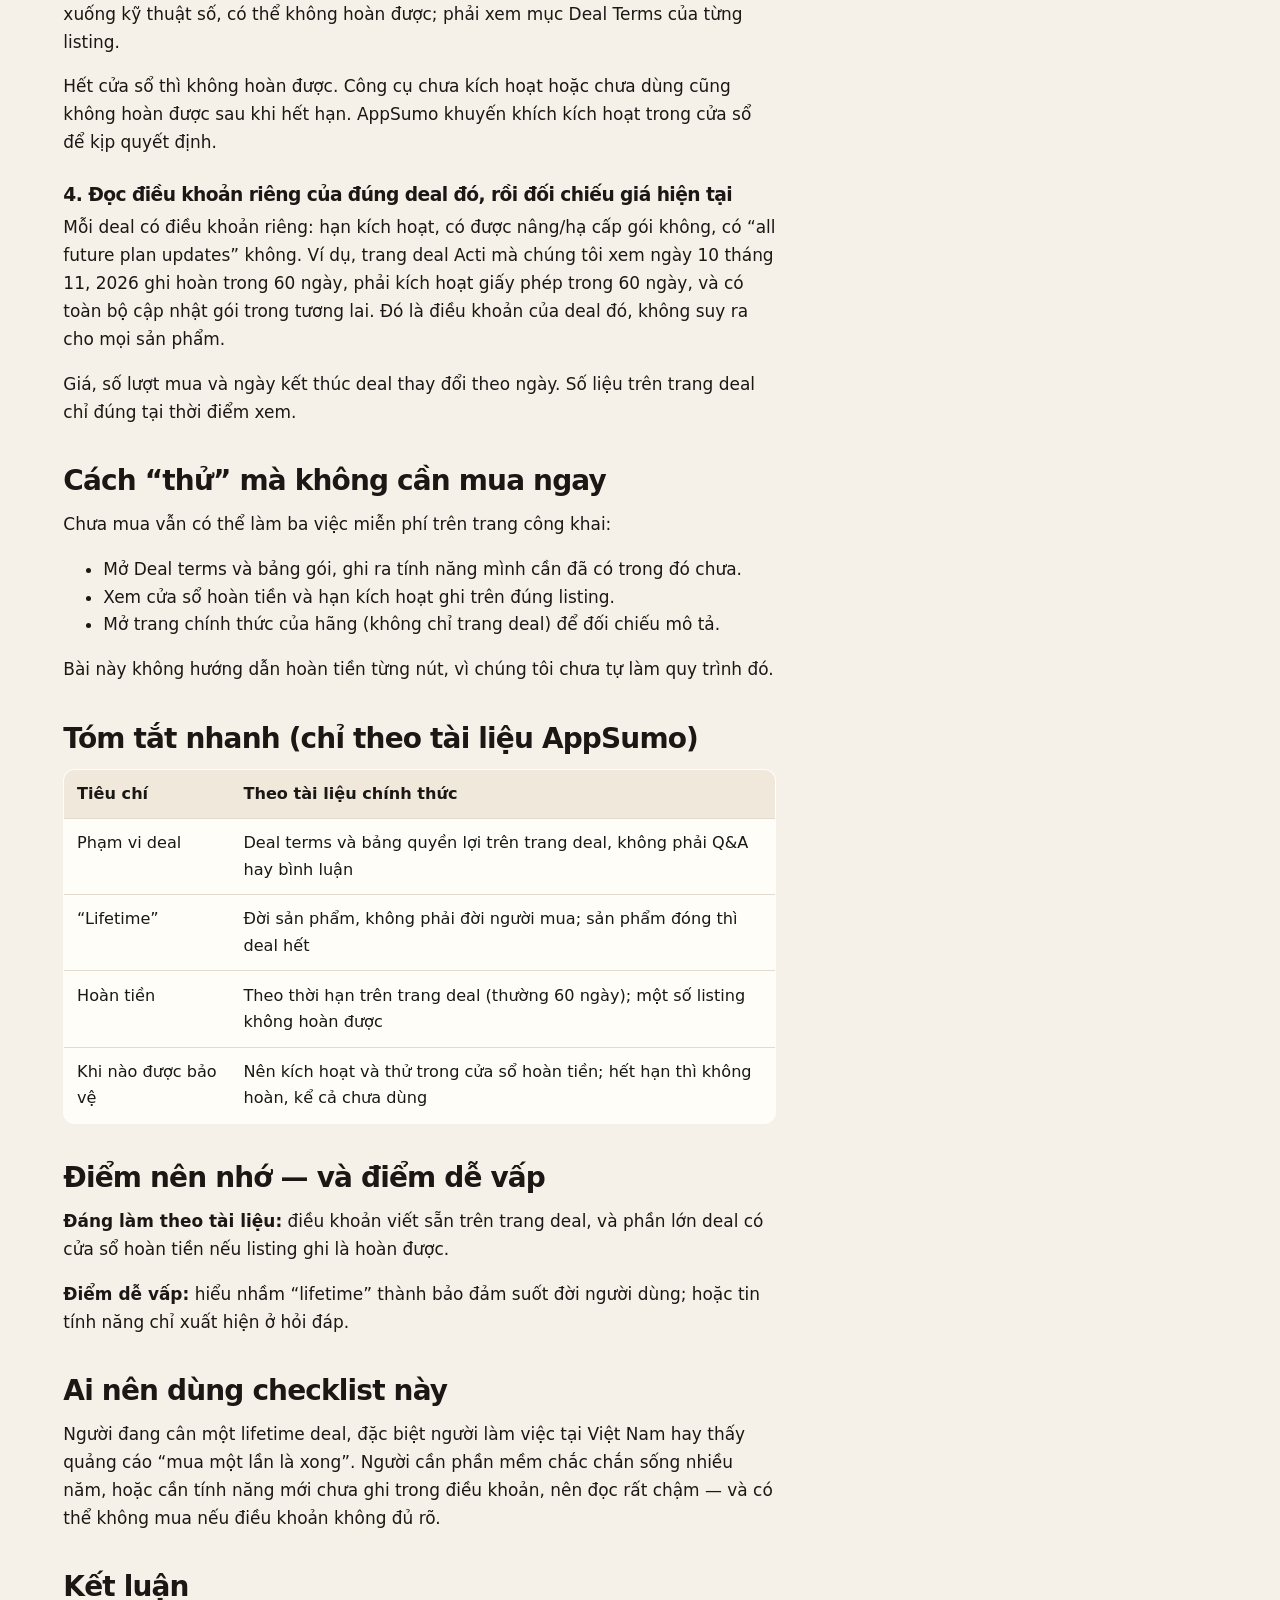
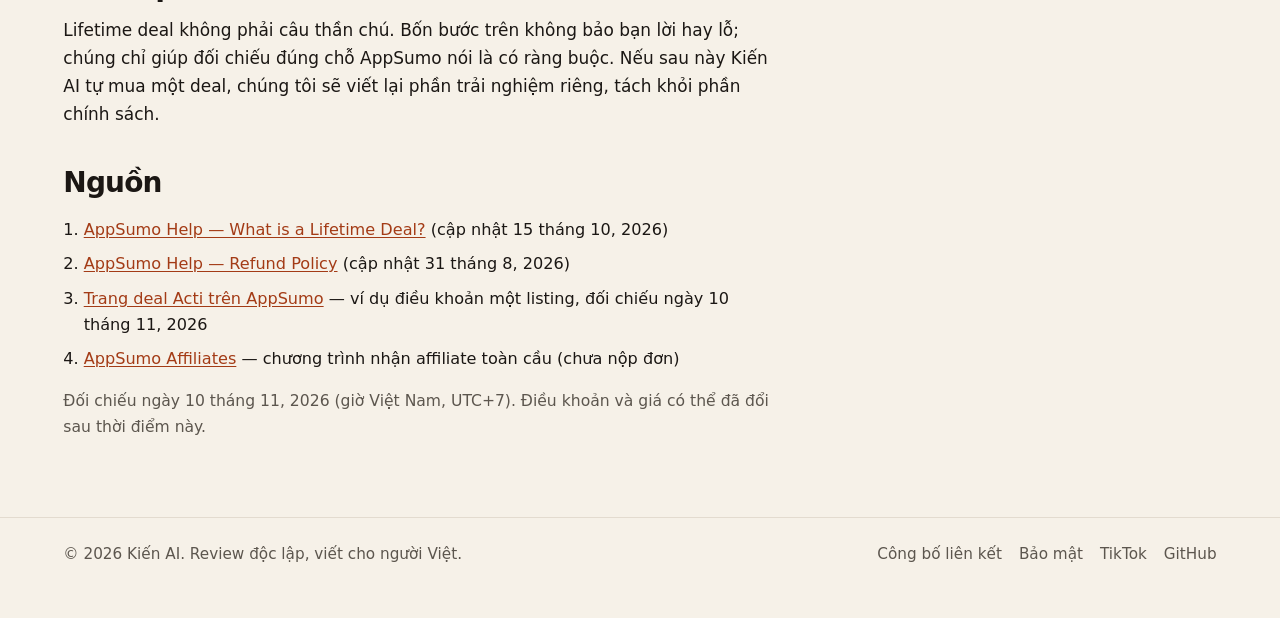
<file: posts/bon-tieu-chi-truoc-khi-mua-lifetime-deal.html>
<!DOCTYPE html>
<html lang="vi">
<head>
  <meta charset="utf-8">
  <meta name="viewport" content="width=device-width, initial-scale=1">
  <title>Bốn tiêu chí trước khi mua Lifetime Deal — Kiến AI</title>
  <meta name="description" content="Tóm tắt trợ giúp chính thức của AppSumo: lifetime nghĩa là đời sản phẩm, chỉ tin Deal terms, và cần thử trong cửa sổ hoàn tiền.">
  <link rel="canonical" href="https://kienaistudio.github.io/posts/bon-tieu-chi-truoc-khi-mua-lifetime-deal.html">
  <link rel="icon" href="/favicon.svg" type="image/svg+xml">
  <meta property="og:type" content="article">
  <meta property="og:locale" content="vi_VN">
  <meta property="og:site_name" content="Kiến AI">
  <meta property="og:title" content="Bốn tiêu chí trước khi mua Lifetime Deal — Kiến AI">
  <meta property="og:description" content="Tóm tắt trợ giúp chính thức của AppSumo: lifetime nghĩa là đời sản phẩm, chỉ tin Deal terms, và cần thử trong cửa sổ hoàn tiền.">
  <meta property="og:url" content="https://kienaistudio.github.io/posts/bon-tieu-chi-truoc-khi-mua-lifetime-deal.html">
  <meta name="twitter:card" content="summary">
  <meta name="twitter:title" content="Bốn tiêu chí trước khi mua Lifetime Deal — Kiến AI">
  <meta name="twitter:description" content="Tóm tắt trợ giúp chính thức của AppSumo: lifetime nghĩa là đời sản phẩm, chỉ tin Deal terms, và cần thử trong cửa sổ hoàn tiền.">
  <link rel="stylesheet" href="/css/style.css">
</head>
<body>
  <a class="skip" href="#noi-dung">Bỏ qua phần điều hướng</a>
  <header class="site-header">
    <div class="wrap">
      <a class="brand" href="/">
        <span aria-hidden="true">🐜</span>
        Kiến AI
      </a>
      <nav aria-label="Chính">
        <ul>
          <li><a href="/">Trang chủ</a></li>
          <li><a href="/#bai-viet" aria-current="page">Bài viết</a></li>
          <li><a href="/about.html">Về chúng tôi</a></li>
        </ul>
      </nav>
    </div>
  </header>
  <main id="noi-dung">
    <div class="wrap">
      <article class="article">
        <header>
          <p class="meta"><time datetime="2026-11-10">10 tháng 11, 2026</time> · Tóm tắt chính sách chính thức · Không phải bài trải nghiệm mua hàng</p>
          <h1>Bốn tiêu chí trước khi mua Lifetime Deal</h1>
        </header>

        <div class="disclosure-box">
          <p>Bài này <strong>không chứa liên kết affiliate</strong>. Kiến AI chưa được duyệt chương trình tiếp thị liên kết. Khi có link hoa hồng, chúng tôi sẽ ghi rõ ngay đầu bài. Nội dung chỉ tóm tắt trang trợ giúp chính thức của AppSumo; chúng tôi không khuyên mua một deal cụ thể, cũng không hứa lợi nhuận.</p>
        </div>

        <p>Nghe “mua một lần, dùng cả đời” là thấy đã — ối giời, khoan đã một nhịp. Chữ <em>lifetime</em> trên sàn phần mềm không luôn nghĩa là “dùng đến khi mình 95 tuổi”.</p>
        <p>Bài này ghi lại bốn tiêu chí lấy từ tài liệu chính thức của AppSumo, để đọc deal trước khi bấm mua. Kiến AI chưa tự mua hay hoàn tiền một deal để kiểm chứng quy trình; mọi điểm dưới đây đều gắn nguồn.</p>

        <h2>Vấn đề: “trọn đời” dễ hiểu nhầm</h2>
        <p>Trang trợ giúp AppSumo, cập nhật 15 tháng 10, 2026, hỏi thẳng: lifetime có nghĩa là vẫn còn khi mình 95 tuổi không? Câu trả lời chính thức: khi mua và kích hoạt (redeem) một lifetime deal, bạn được dùng gói đã mua <strong>trong suốt vòng đời của sản phẩm</strong>. “Lifetime” là đời sản phẩm, không phải đời người mua. Nếu sản phẩm ngừng hoạt động, deal kết thúc theo.</p>
        <p>AppSumo cũng nói mình là sàn, không phải nơi viết ra các sản phẩm đó, nên không kiểm soát chuyện đối tác xoay trục, bị mua lại hay đóng cửa.</p>

        <h2>Bốn tiêu chí, theo tài liệu AppSumo</h2>
        <h3>1. Chỉ tin phần ghi trong Deal terms và bảng quyền lợi</h3>
        <p>AppSumo viết rõ: deal của bạn là những gì nằm trong <em>Deal terms &amp; conditions</em> và tính năng gói trên trang deal. Đó là phần họ ràng buộc đối tác. Lộ trình, bình luận, mục hỏi đáp hay bài “From the Founders” có thể hữu ích, nhưng <strong>không phải một phần của deal</strong>. Nếu một tính năng chỉ xuất hiện ở mục hỏi đáp rồi không ra, ra muộn, hoặc vào gói khác, AppSumo không coi đó là đối tác phá deal.</p>
        <p>Trước khi mua, hãy kiểm tra tính năng mình thật sự cần đã nằm trong điều khoản hoặc bảng gói chưa.</p>

        <h3>2. Hiểu “lifetime” là đời sản phẩm</h3>
        <p>Như trên: quyền truy cập gắn với việc sản phẩm còn được cung cấp. AppSumo đề cập thêm bảo đảm “We Got Your Back” có thể hoàn credit trong một số trường hợp sản phẩm đóng, tùy loại deal, tuổi deal và tình trạng thành viên Plus. Chi tiết nằm ở bài riêng về bảo đảm đó; bài này không tóm tắt hết điều kiện, vì chúng tôi chưa đối chiếu đủ từng trường hợp.</p>

        <h3>3. Kích hoạt và thử trong cửa sổ hoàn tiền</h3>
        <p>AppSumo khuyên: redeem và thử sản phẩm ngay sau khi mua. Cửa sổ hoàn tiền là khoảng thời gian mua hàng được bảo đảm hoàn tiền. Hầu hết deal có cửa sổ 60 ngày, nhưng chính sách hoàn tiền (cập nhật 31 tháng 8, 2026) nói thời hạn là <strong>thời gian ghi trên trang deal</strong> — ví dụ 30 hoặc 60 ngày. Một số listing, như tệp tải xuống kỹ thuật số, có thể không hoàn được; phải xem mục Deal Terms của từng listing.</p>
        <p>Hết cửa sổ thì không hoàn được. Công cụ chưa kích hoạt hoặc chưa dùng cũng không hoàn được sau khi hết hạn. AppSumo khuyến khích kích hoạt trong cửa sổ để kịp quyết định.</p>

        <h3>4. Đọc điều khoản riêng của đúng deal đó, rồi đối chiếu giá hiện tại</h3>
        <p>Mỗi deal có điều khoản riêng: hạn kích hoạt, có được nâng/hạ cấp gói không, có “all future plan updates” không. Ví dụ, trang deal Acti mà chúng tôi xem ngày 10 tháng 11, 2026 ghi hoàn trong 60 ngày, phải kích hoạt giấy phép trong 60 ngày, và có toàn bộ cập nhật gói trong tương lai. Đó là điều khoản của deal đó, không suy ra cho mọi sản phẩm.</p>
        <p>Giá, số lượt mua và ngày kết thúc deal thay đổi theo ngày. Số liệu trên trang deal chỉ đúng tại thời điểm xem.</p>

        <h2>Cách “thử” mà không cần mua ngay</h2>
        <p>Chưa mua vẫn có thể làm ba việc miễn phí trên trang công khai:</p>
        <ul>
          <li>Mở Deal terms và bảng gói, ghi ra tính năng mình cần đã có trong đó chưa.</li>
          <li>Xem cửa sổ hoàn tiền và hạn kích hoạt ghi trên đúng listing.</li>
          <li>Mở trang chính thức của hãng (không chỉ trang deal) để đối chiếu mô tả.</li>
        </ul>
        <p>Bài này không hướng dẫn hoàn tiền từng nút, vì chúng tôi chưa tự làm quy trình đó.</p>

        <h2>Tóm tắt nhanh (chỉ theo tài liệu AppSumo)</h2>
        <table>
          <thead>
            <tr>
              <th>Tiêu chí</th>
              <th>Theo tài liệu chính thức</th>
            </tr>
          </thead>
          <tbody>
            <tr>
              <td>Phạm vi deal</td>
              <td>Deal terms và bảng quyền lợi trên trang deal, không phải Q&amp;A hay bình luận</td>
            </tr>
            <tr>
              <td>“Lifetime”</td>
              <td>Đời sản phẩm, không phải đời người mua; sản phẩm đóng thì deal hết</td>
            </tr>
            <tr>
              <td>Hoàn tiền</td>
              <td>Theo thời hạn trên trang deal (thường 60 ngày); một số listing không hoàn được</td>
            </tr>
            <tr>
              <td>Khi nào được bảo vệ</td>
              <td>Nên kích hoạt và thử trong cửa sổ hoàn tiền; hết hạn thì không hoàn, kể cả chưa dùng</td>
            </tr>
          </tbody>
        </table>

        <h2>Điểm nên nhớ — và điểm dễ vấp</h2>
        <p><strong>Đáng làm theo tài liệu:</strong> điều khoản viết sẵn trên trang deal, và phần lớn deal có cửa sổ hoàn tiền nếu listing ghi là hoàn được.</p>
        <p><strong>Điểm dễ vấp:</strong> hiểu nhầm “lifetime” thành bảo đảm suốt đời người dùng; hoặc tin tính năng chỉ xuất hiện ở hỏi đáp.</p>

        <h2>Ai nên dùng checklist này</h2>
        <p>Người đang cân một lifetime deal, đặc biệt người làm việc tại Việt Nam hay thấy quảng cáo “mua một lần là xong”. Người cần phần mềm chắc chắn sống nhiều năm, hoặc cần tính năng mới chưa ghi trong điều khoản, nên đọc rất chậm — và có thể không mua nếu điều khoản không đủ rõ.</p>

        <h2>Kết luận</h2>
        <p>Lifetime deal không phải câu thần chú. Bốn bước trên không bảo bạn lời hay lỗ; chúng chỉ giúp đối chiếu đúng chỗ AppSumo nói là có ràng buộc. Nếu sau này Kiến AI tự mua một deal, chúng tôi sẽ viết lại phần trải nghiệm riêng, tách khỏi phần chính sách.</p>

        <h2>Nguồn</h2>
        <div class="sources">
          <ol>
            <li><a href="https://help.appsumo.com/article/34-what-is-a-lifetime-deal">AppSumo Help — What is a Lifetime Deal?</a> (cập nhật 15 tháng 10, 2026)</li>
            <li><a href="https://help.appsumo.com/article/31-refund-policy">AppSumo Help — Refund Policy</a> (cập nhật 31 tháng 8, 2026)</li>
            <li><a href="https://appsumo.com/products/acti/">Trang deal Acti trên AppSumo</a> — ví dụ điều khoản một listing, đối chiếu ngày 10 tháng 11, 2026</li>
            <li><a href="https://appsumo.com/p/affiliates">AppSumo Affiliates</a> — chương trình nhận affiliate toàn cầu (chưa nộp đơn)</li>
          </ol>
          <p class="muted small">Đối chiếu ngày 10 tháng 11, 2026 (giờ Việt Nam, UTC+7). Điều khoản và giá có thể đã đổi sau thời điểm này.</p>
        </div>
      </article>

    </div>
  </main>
  <footer class="site-footer">
    <div class="wrap">
      <p>© 2026 Kiến AI. Review độc lập, viết cho người Việt.</p>
      <nav aria-label="Chân trang">
        <a href="/disclosure.html">Công bố liên kết</a>
        <a href="/privacy.html">Bảo mật</a>
        <a href="https://www.tiktok.com/@kien.ai.studio">TikTok</a>
        <a href="https://github.com/kienaistudio">GitHub</a>
      </nav>
    </div>
  </footer>
</body>
</html>
</file>
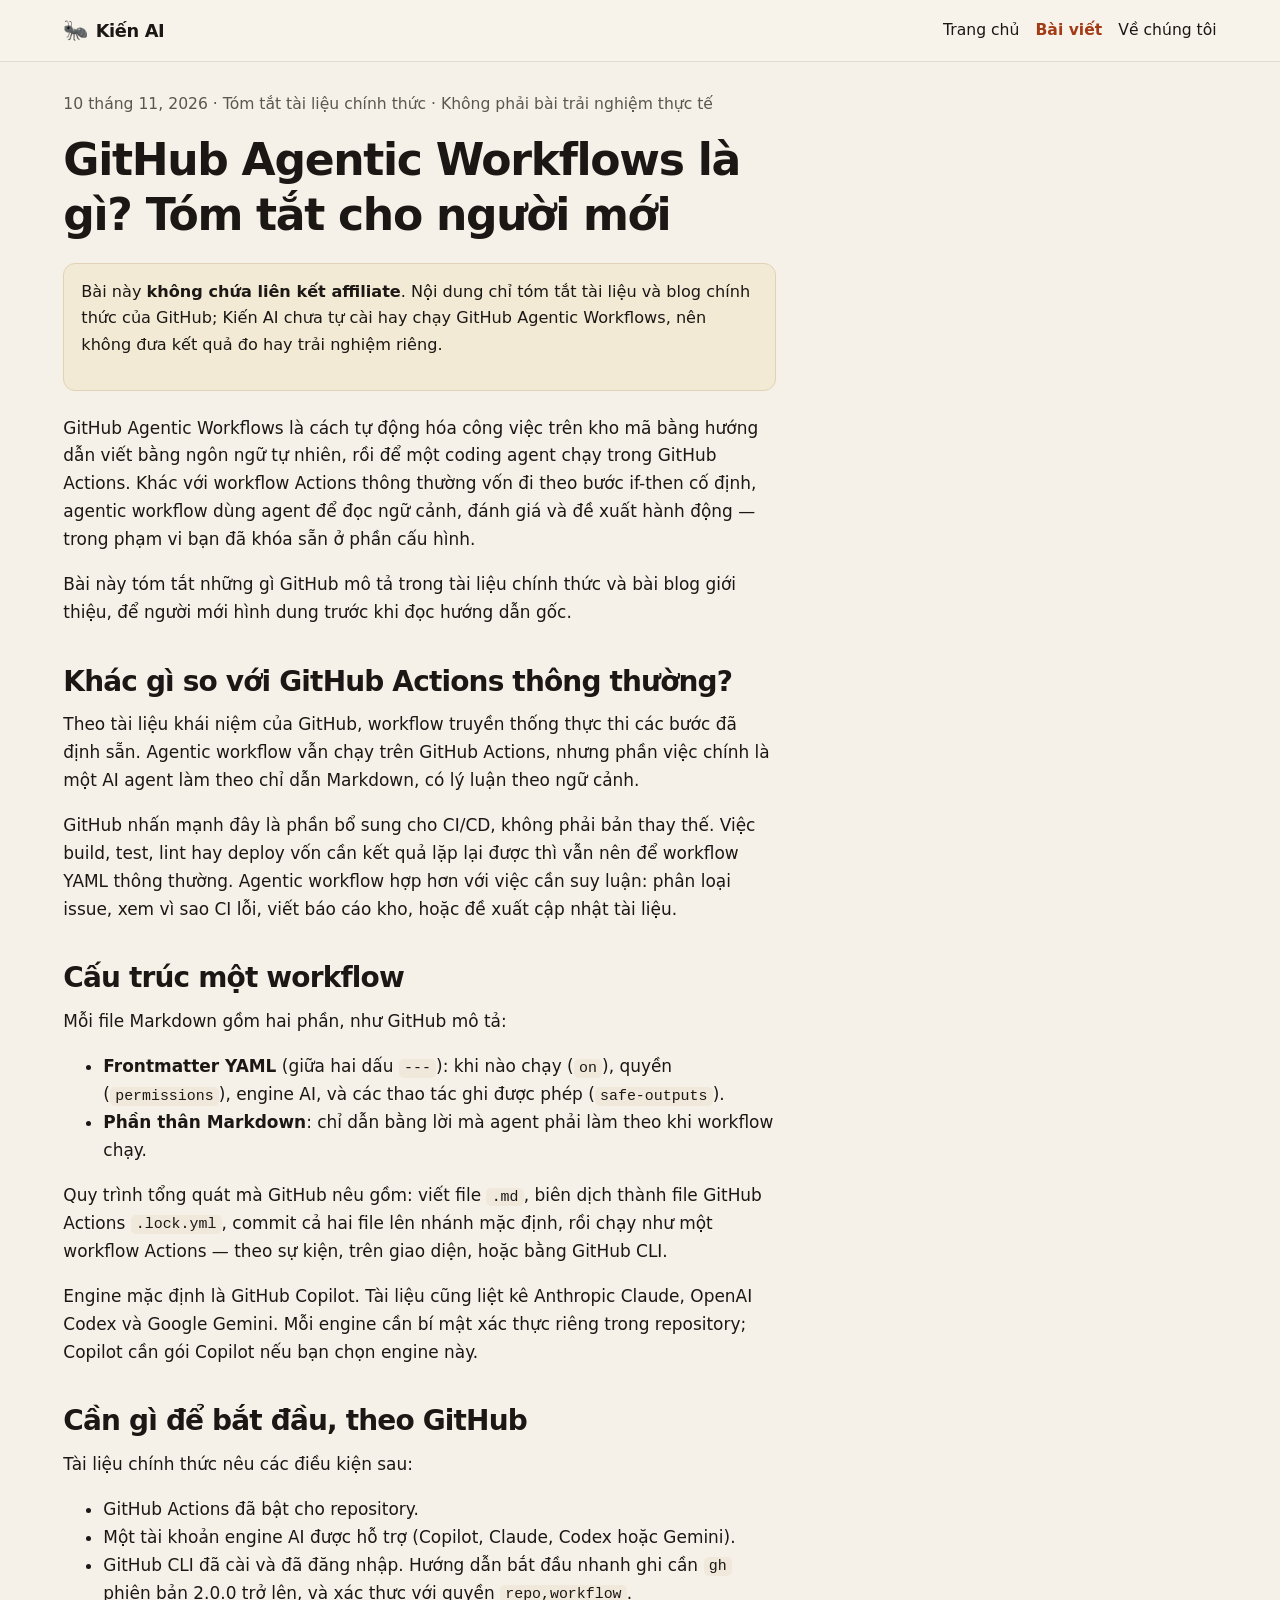
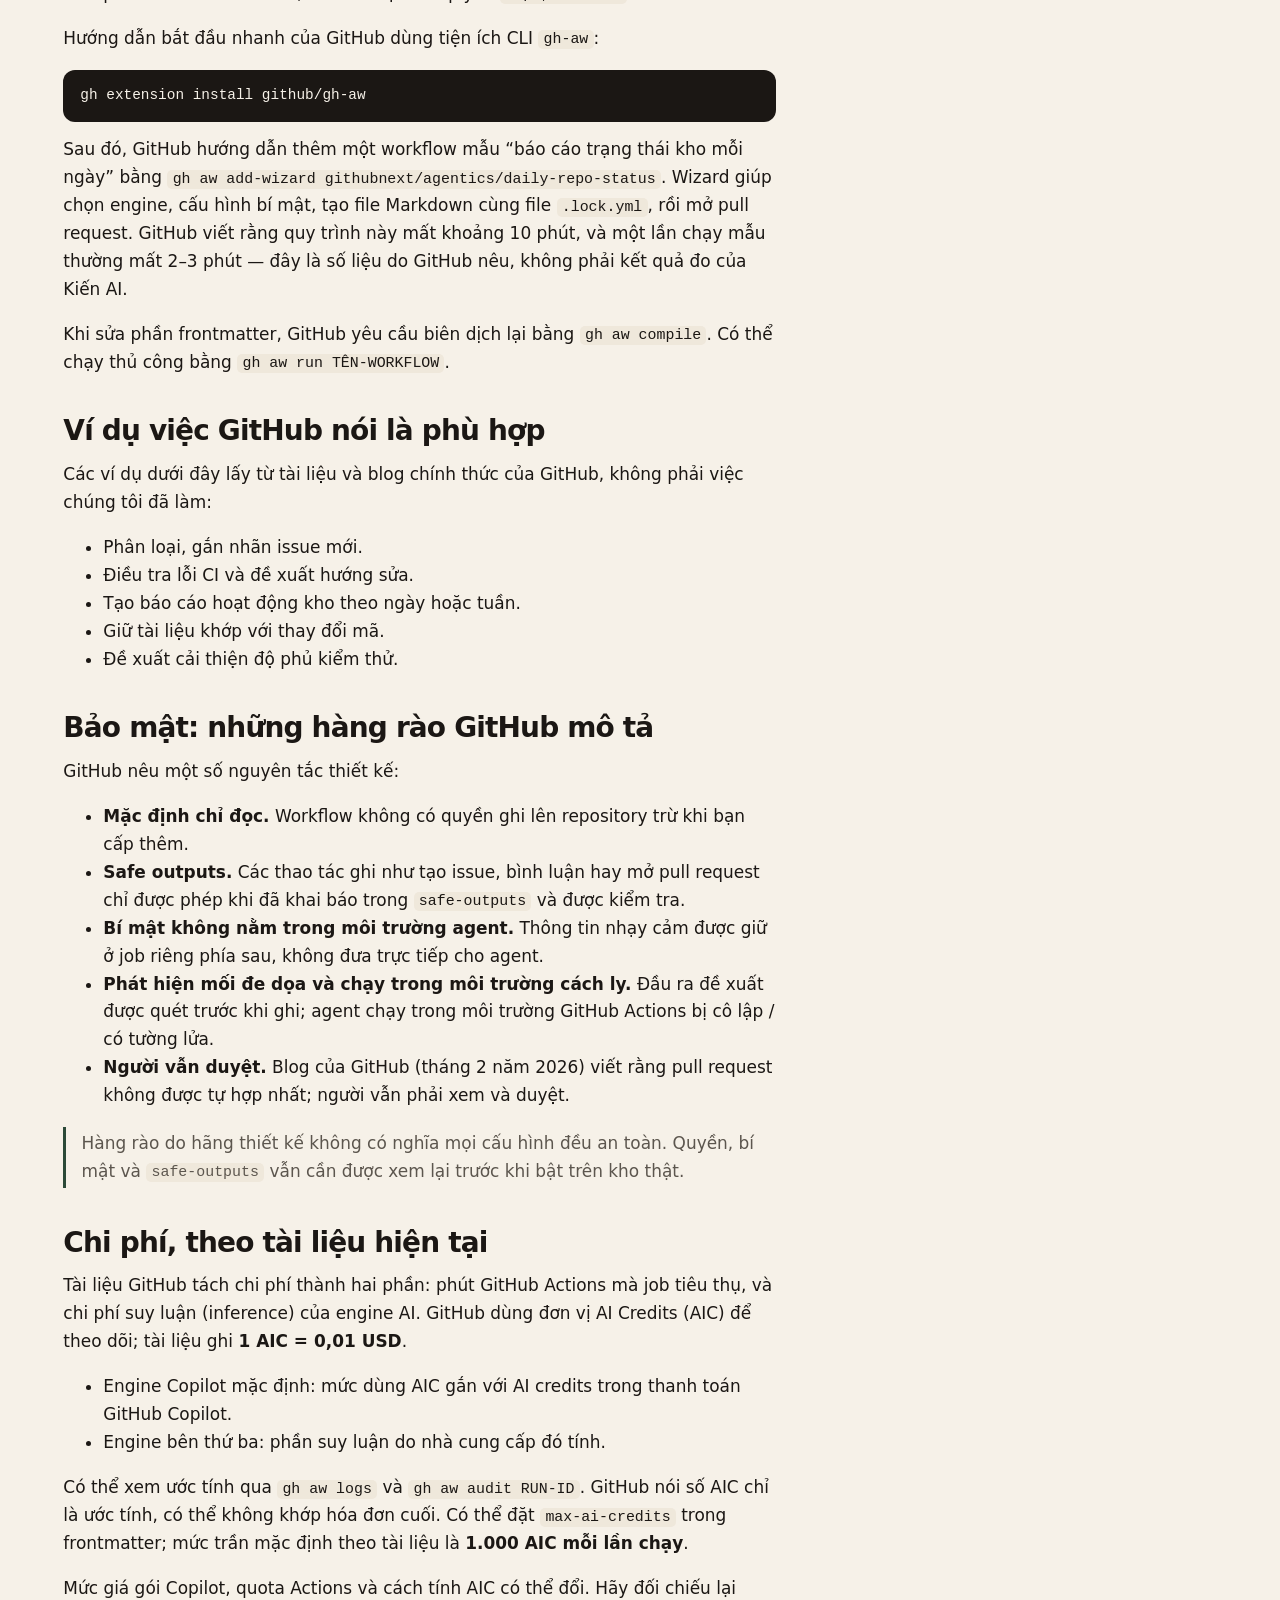
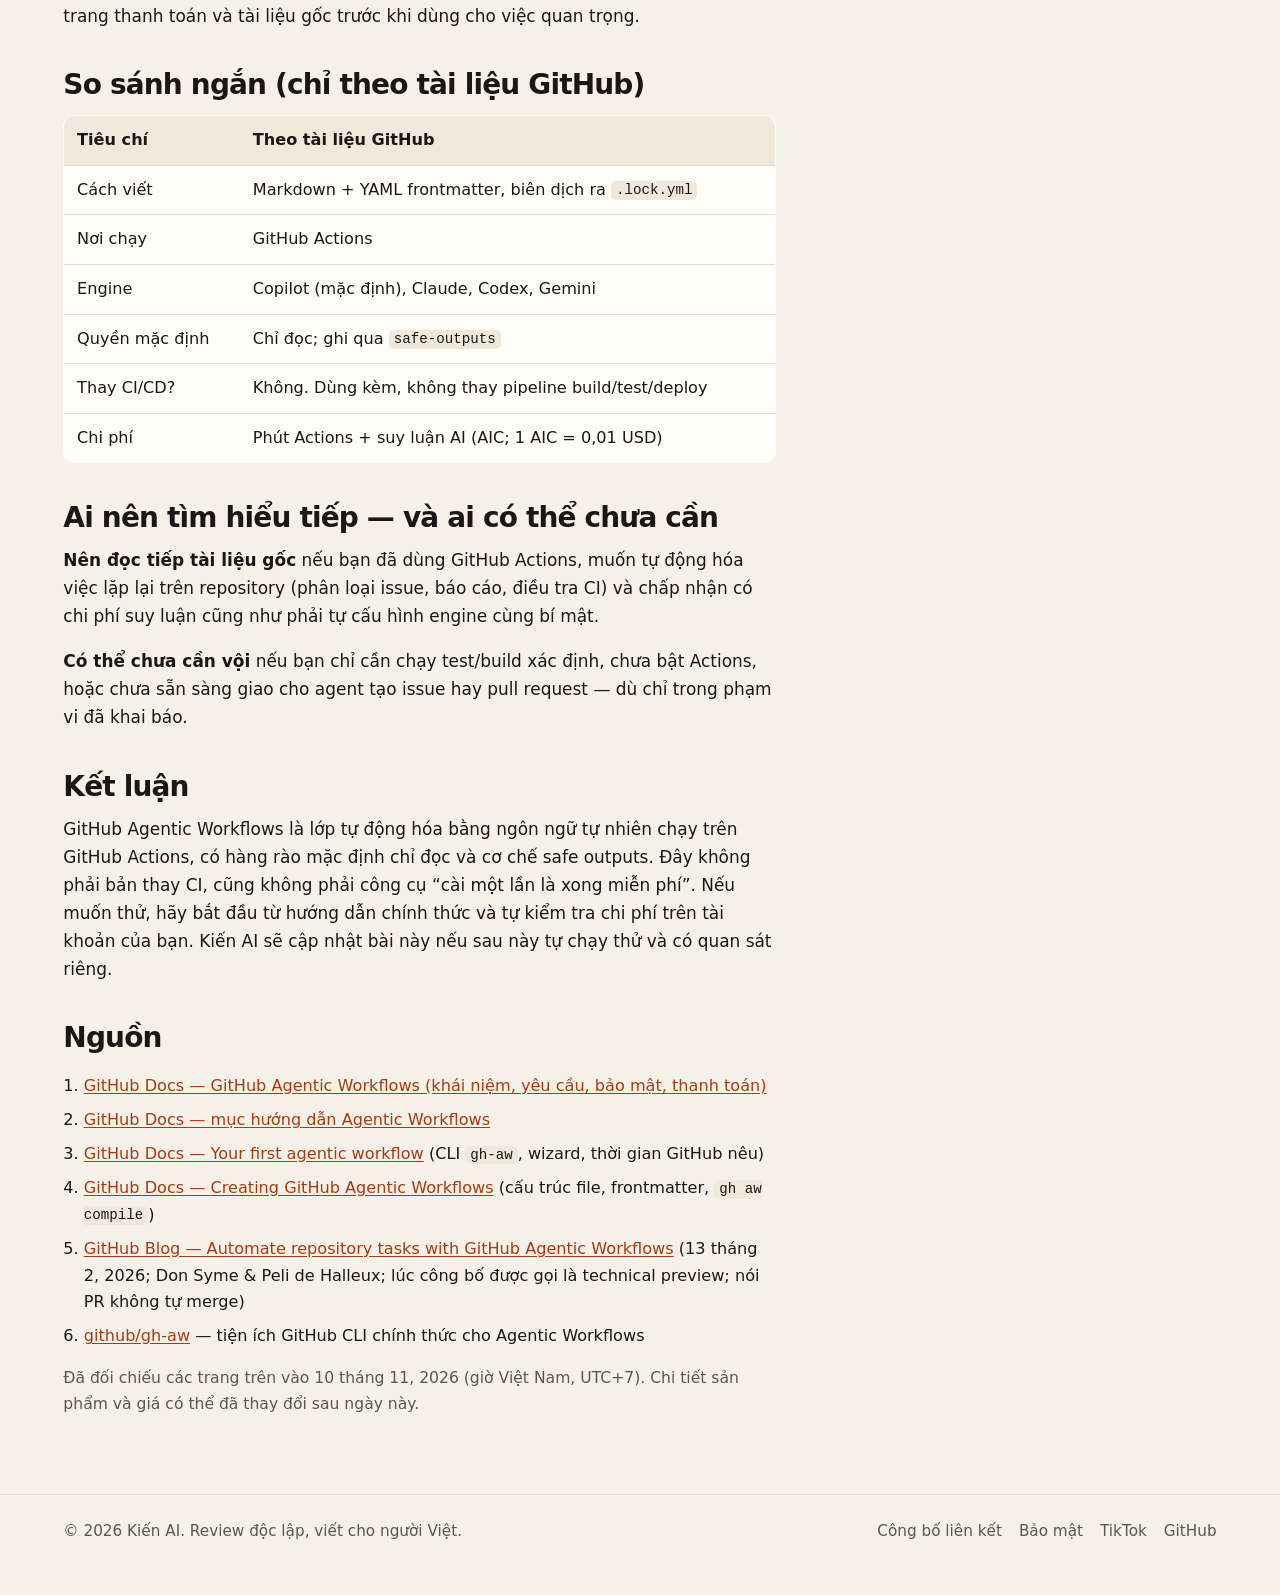
<file: posts/github-agentic-workflows-la-gi.html>
<!DOCTYPE html>
<html lang="vi">
<head>
  <meta charset="utf-8">
  <meta name="viewport" content="width=device-width, initial-scale=1">
  <title>GitHub Agentic Workflows là gì? Tóm tắt cho người mới — Kiến AI</title>
  <meta name="description" content="Tóm tắt tài liệu chính thức của GitHub về Agentic Workflows: khác gì Actions thông thường, cần gì để chạy, bảo mật và chi phí.">
  <link rel="canonical" href="https://kienaistudio.github.io/posts/github-agentic-workflows-la-gi.html">
  <link rel="icon" href="/favicon.svg" type="image/svg+xml">
  <meta property="og:type" content="article">
  <meta property="og:locale" content="vi_VN">
  <meta property="og:site_name" content="Kiến AI">
  <meta property="og:title" content="GitHub Agentic Workflows là gì? Tóm tắt cho người mới — Kiến AI">
  <meta property="og:description" content="Tóm tắt tài liệu chính thức của GitHub về Agentic Workflows: khác gì Actions thông thường, cần gì để chạy, bảo mật và chi phí.">
  <meta property="og:url" content="https://kienaistudio.github.io/posts/github-agentic-workflows-la-gi.html">
  <meta name="twitter:card" content="summary">
  <meta name="twitter:title" content="GitHub Agentic Workflows là gì? Tóm tắt cho người mới — Kiến AI">
  <meta name="twitter:description" content="Tóm tắt tài liệu chính thức của GitHub về Agentic Workflows: khác gì Actions thông thường, cần gì để chạy, bảo mật và chi phí.">
  <link rel="stylesheet" href="/css/style.css">
</head>
<body>
  <a class="skip" href="#noi-dung">Bỏ qua phần điều hướng</a>
  <header class="site-header">
    <div class="wrap">
      <a class="brand" href="/">
        <span aria-hidden="true">🐜</span>
        Kiến AI
      </a>
      <nav aria-label="Chính">
        <ul>
          <li><a href="/">Trang chủ</a></li>
          <li><a href="/#bai-viet" aria-current="page">Bài viết</a></li>
          <li><a href="/about.html">Về chúng tôi</a></li>
        </ul>
      </nav>
    </div>
  </header>
  <main id="noi-dung">
    <div class="wrap">
      <article class="article">
        <header>
          <p class="meta"><time datetime="2026-11-10">10 tháng 11, 2026</time> · Tóm tắt tài liệu chính thức · Không phải bài trải nghiệm thực tế</p>
          <h1>GitHub Agentic Workflows là gì? Tóm tắt cho người mới</h1>
        </header>

        <div class="disclosure-box">
          <p>Bài này <strong>không chứa liên kết affiliate</strong>. Nội dung chỉ tóm tắt tài liệu và blog chính thức của GitHub; Kiến AI chưa tự cài hay chạy GitHub Agentic Workflows, nên không đưa kết quả đo hay trải nghiệm riêng.</p>
        </div>

        <p>GitHub Agentic Workflows là cách tự động hóa công việc trên kho mã bằng hướng dẫn viết bằng ngôn ngữ tự nhiên, rồi để một coding agent chạy trong GitHub Actions. Khác với workflow Actions thông thường vốn đi theo bước if-then cố định, agentic workflow dùng agent để đọc ngữ cảnh, đánh giá và đề xuất hành động — trong phạm vi bạn đã khóa sẵn ở phần cấu hình.</p>
        <p>Bài này tóm tắt những gì GitHub mô tả trong tài liệu chính thức và bài blog giới thiệu, để người mới hình dung trước khi đọc hướng dẫn gốc.</p>

        <h2>Khác gì so với GitHub Actions thông thường?</h2>
        <p>Theo tài liệu khái niệm của GitHub, workflow truyền thống thực thi các bước đã định sẵn. Agentic workflow vẫn chạy trên GitHub Actions, nhưng phần việc chính là một AI agent làm theo chỉ dẫn Markdown, có lý luận theo ngữ cảnh.</p>
        <p>GitHub nhấn mạnh đây là phần bổ sung cho CI/CD, không phải bản thay thế. Việc build, test, lint hay deploy vốn cần kết quả lặp lại được thì vẫn nên để workflow YAML thông thường. Agentic workflow hợp hơn với việc cần suy luận: phân loại issue, xem vì sao CI lỗi, viết báo cáo kho, hoặc đề xuất cập nhật tài liệu.</p>

        <h2>Cấu trúc một workflow</h2>
        <p>Mỗi file Markdown gồm hai phần, như GitHub mô tả:</p>
        <ul>
          <li><strong>Frontmatter YAML</strong> (giữa hai dấu <span class="code">---</span>): khi nào chạy (<span class="code">on</span>), quyền (<span class="code">permissions</span>), engine AI, và các thao tác ghi được phép (<span class="code">safe-outputs</span>).</li>
          <li><strong>Phần thân Markdown</strong>: chỉ dẫn bằng lời mà agent phải làm theo khi workflow chạy.</li>
        </ul>
        <p>Quy trình tổng quát mà GitHub nêu gồm: viết file <span class="code">.md</span>, biên dịch thành file GitHub Actions <span class="code">.lock.yml</span>, commit cả hai file lên nhánh mặc định, rồi chạy như một workflow Actions — theo sự kiện, trên giao diện, hoặc bằng GitHub CLI.</p>
        <p>Engine mặc định là GitHub Copilot. Tài liệu cũng liệt kê Anthropic Claude, OpenAI Codex và Google Gemini. Mỗi engine cần bí mật xác thực riêng trong repository; Copilot cần gói Copilot nếu bạn chọn engine này.</p>

        <h2>Cần gì để bắt đầu, theo GitHub</h2>
        <p>Tài liệu chính thức nêu các điều kiện sau:</p>
        <ul>
          <li>GitHub Actions đã bật cho repository.</li>
          <li>Một tài khoản engine AI được hỗ trợ (Copilot, Claude, Codex hoặc Gemini).</li>
          <li>GitHub CLI đã cài và đã đăng nhập. Hướng dẫn bắt đầu nhanh ghi cần <span class="code">gh</span> phiên bản 2.0.0 trở lên, và xác thực với quyền <span class="code">repo,workflow</span>.</li>
        </ul>
        <p>Hướng dẫn bắt đầu nhanh của GitHub dùng tiện ích CLI <span class="code">gh-aw</span>:</p>
        <pre><code>gh extension install github/gh-aw</code></pre>
        <p>Sau đó, GitHub hướng dẫn thêm một workflow mẫu “báo cáo trạng thái kho mỗi ngày” bằng <span class="code">gh aw add-wizard githubnext/agentics/daily-repo-status</span>. Wizard giúp chọn engine, cấu hình bí mật, tạo file Markdown cùng file <span class="code">.lock.yml</span>, rồi mở pull request. GitHub viết rằng quy trình này mất khoảng 10 phút, và một lần chạy mẫu thường mất 2–3 phút — đây là số liệu do GitHub nêu, không phải kết quả đo của Kiến AI.</p>
        <p>Khi sửa phần frontmatter, GitHub yêu cầu biên dịch lại bằng <span class="code">gh aw compile</span>. Có thể chạy thủ công bằng <span class="code">gh aw run TÊN-WORKFLOW</span>.</p>

        <h2>Ví dụ việc GitHub nói là phù hợp</h2>
        <p>Các ví dụ dưới đây lấy từ tài liệu và blog chính thức của GitHub, không phải việc chúng tôi đã làm:</p>
        <ul>
          <li>Phân loại, gắn nhãn issue mới.</li>
          <li>Điều tra lỗi CI và đề xuất hướng sửa.</li>
          <li>Tạo báo cáo hoạt động kho theo ngày hoặc tuần.</li>
          <li>Giữ tài liệu khớp với thay đổi mã.</li>
          <li>Đề xuất cải thiện độ phủ kiểm thử.</li>
        </ul>

        <h2>Bảo mật: những hàng rào GitHub mô tả</h2>
        <p>GitHub nêu một số nguyên tắc thiết kế:</p>
        <ul>
          <li><strong>Mặc định chỉ đọc.</strong> Workflow không có quyền ghi lên repository trừ khi bạn cấp thêm.</li>
          <li><strong>Safe outputs.</strong> Các thao tác ghi như tạo issue, bình luận hay mở pull request chỉ được phép khi đã khai báo trong <span class="code">safe-outputs</span> và được kiểm tra.</li>
          <li><strong>Bí mật không nằm trong môi trường agent.</strong> Thông tin nhạy cảm được giữ ở job riêng phía sau, không đưa trực tiếp cho agent.</li>
          <li><strong>Phát hiện mối đe dọa và chạy trong môi trường cách ly.</strong> Đầu ra đề xuất được quét trước khi ghi; agent chạy trong môi trường GitHub Actions bị cô lập / có tường lửa.</li>
          <li><strong>Người vẫn duyệt.</strong> Blog của GitHub (tháng 2 năm 2026) viết rằng pull request không được tự hợp nhất; người vẫn phải xem và duyệt.</li>
        </ul>
        <p class="note">Hàng rào do hãng thiết kế không có nghĩa mọi cấu hình đều an toàn. Quyền, bí mật và <span class="code">safe-outputs</span> vẫn cần được xem lại trước khi bật trên kho thật.</p>

        <h2>Chi phí, theo tài liệu hiện tại</h2>
        <p>Tài liệu GitHub tách chi phí thành hai phần: phút GitHub Actions mà job tiêu thụ, và chi phí suy luận (inference) của engine AI. GitHub dùng đơn vị AI Credits (AIC) để theo dõi; tài liệu ghi <strong>1 AIC = 0,01 USD</strong>.</p>
        <ul>
          <li>Engine Copilot mặc định: mức dùng AIC gắn với AI credits trong thanh toán GitHub Copilot.</li>
          <li>Engine bên thứ ba: phần suy luận do nhà cung cấp đó tính.</li>
        </ul>
        <p>Có thể xem ước tính qua <span class="code">gh aw logs</span> và <span class="code">gh aw audit RUN-ID</span>. GitHub nói số AIC chỉ là ước tính, có thể không khớp hóa đơn cuối. Có thể đặt <span class="code">max-ai-credits</span> trong frontmatter; mức trần mặc định theo tài liệu là <strong>1.000 AIC mỗi lần chạy</strong>.</p>
        <p>Mức giá gói Copilot, quota Actions và cách tính AIC có thể đổi. Hãy đối chiếu lại trang thanh toán và tài liệu gốc trước khi dùng cho việc quan trọng.</p>

        <h2>So sánh ngắn (chỉ theo tài liệu GitHub)</h2>
        <table>
          <thead>
            <tr>
              <th>Tiêu chí</th>
              <th>Theo tài liệu GitHub</th>
            </tr>
          </thead>
          <tbody>
            <tr>
              <td>Cách viết</td>
              <td>Markdown + YAML frontmatter, biên dịch ra <span class="code">.lock.yml</span></td>
            </tr>
            <tr>
              <td>Nơi chạy</td>
              <td>GitHub Actions</td>
            </tr>
            <tr>
              <td>Engine</td>
              <td>Copilot (mặc định), Claude, Codex, Gemini</td>
            </tr>
            <tr>
              <td>Quyền mặc định</td>
              <td>Chỉ đọc; ghi qua <span class="code">safe-outputs</span></td>
            </tr>
            <tr>
              <td>Thay CI/CD?</td>
              <td>Không. Dùng kèm, không thay pipeline build/test/deploy</td>
            </tr>
            <tr>
              <td>Chi phí</td>
              <td>Phút Actions + suy luận AI (AIC; 1 AIC = 0,01 USD)</td>
            </tr>
          </tbody>
        </table>

        <h2>Ai nên tìm hiểu tiếp — và ai có thể chưa cần</h2>
        <p><strong>Nên đọc tiếp tài liệu gốc</strong> nếu bạn đã dùng GitHub Actions, muốn tự động hóa việc lặp lại trên repository (phân loại issue, báo cáo, điều tra CI) và chấp nhận có chi phí suy luận cũng như phải tự cấu hình engine cùng bí mật.</p>
        <p><strong>Có thể chưa cần vội</strong> nếu bạn chỉ cần chạy test/build xác định, chưa bật Actions, hoặc chưa sẵn sàng giao cho agent tạo issue hay pull request — dù chỉ trong phạm vi đã khai báo.</p>

        <h2>Kết luận</h2>
        <p>GitHub Agentic Workflows là lớp tự động hóa bằng ngôn ngữ tự nhiên chạy trên GitHub Actions, có hàng rào mặc định chỉ đọc và cơ chế safe outputs. Đây không phải bản thay CI, cũng không phải công cụ “cài một lần là xong miễn phí”. Nếu muốn thử, hãy bắt đầu từ hướng dẫn chính thức và tự kiểm tra chi phí trên tài khoản của bạn. Kiến AI sẽ cập nhật bài này nếu sau này tự chạy thử và có quan sát riêng.</p>

        <h2>Nguồn</h2>
        <div class="sources">
          <ol>
            <li><a href="https://docs.github.com/en/copilot/concepts/agent-capabilities/agent-powered-workflows-and-operations/about-github-agentic-workflows">GitHub Docs — GitHub Agentic Workflows (khái niệm, yêu cầu, bảo mật, thanh toán)</a></li>
            <li><a href="https://docs.github.com/en/copilot/how-tos/github-agentic-workflows">GitHub Docs — mục hướng dẫn Agentic Workflows</a></li>
            <li><a href="https://docs.github.com/en/copilot/how-tos/github-agentic-workflows/quickstart">GitHub Docs — Your first agentic workflow</a> (CLI <span class="code">gh-aw</span>, wizard, thời gian GitHub nêu)</li>
            <li><a href="https://docs.github.com/en/copilot/how-tos/github-agentic-workflows/creating-github-agentic-workflows">GitHub Docs — Creating GitHub Agentic Workflows</a> (cấu trúc file, frontmatter, <span class="code">gh aw compile</span>)</li>
            <li><a href="https://github.blog/ai-and-ml/automate-repository-tasks-with-github-agentic-workflows/">GitHub Blog — Automate repository tasks with GitHub Agentic Workflows</a> (13 tháng 2, 2026; Don Syme &amp; Peli de Halleux; lúc công bố được gọi là technical preview; nói PR không tự merge)</li>
            <li><a href="https://github.com/github/gh-aw">github/gh-aw</a> — tiện ích GitHub CLI chính thức cho Agentic Workflows</li>
          </ol>
          <p class="muted small">Đã đối chiếu các trang trên vào 10 tháng 11, 2026 (giờ Việt Nam, UTC+7). Chi tiết sản phẩm và giá có thể đã thay đổi sau ngày này.</p>
        </div>
      </article>

    </div>
  </main>
  <footer class="site-footer">
    <div class="wrap">
      <p>© 2026 Kiến AI. Review độc lập, viết cho người Việt.</p>
      <nav aria-label="Chân trang">
        <a href="/disclosure.html">Công bố liên kết</a>
        <a href="/privacy.html">Bảo mật</a>
        <a href="https://www.tiktok.com/@kien.ai.studio">TikTok</a>
        <a href="https://github.com/kienaistudio">GitHub</a>
      </nav>
    </div>
  </footer>
</body>
</html>
</file>
<file: css/style.css>
/* Kiến AI — mobile-first, no third-party fonts or trackers */
:root {
  --bg: #f6f1e8;
  --bg-elev: #fffdf8;
  --ink: #1b1714;
  --muted: #5c564e;
  --line: #e3dbcf;
  --accent: #a33b16;
  --accent-hover: #822e11;
  --forest: #2c4a38;
  --max: 42rem;
  --wide: 68rem;
  --radius: 14px;
  --shadow: 0 1px 2px rgba(27, 23, 20, 0.04), 0 8px 24px rgba(27, 23, 20, 0.05);
}

*, *::before, *::after { box-sizing: border-box; }

html {
  font-size: 106%;
  scroll-behavior: smooth;
  color-scheme: light;
}

@media (prefers-reduced-motion: reduce) {
  html { scroll-behavior: auto; }
  * { transition: none !important; }
}

body {
  margin: 0;
  background: var(--bg);
  color: var(--ink);
  font-family: system-ui, "Segoe UI", "Noto Sans", Roboto, "Helvetica Neue", Arial, sans-serif;
  line-height: 1.65;
  text-rendering: optimizeLegibility;
}

img, svg { max-width: 100%; height: auto; }
A { color: var(--accent); text-underline-offset: 0.15em; }
a:hover { color: var(--accent-hover); }
a:focus-visible, button:focus-visible, .skip:focus-visible {
  outline: 2px solid var(--accent);
  outline-offset: 3px;
}

.skip {
  position: absolute;
  left: 0.75rem;
  top: -3.5rem;
  background: var(--ink);
  color: #fff;
  padding: 0.4rem 0.7rem;
  border-radius: 8px;
  z-index: 10;
}
.skip:focus { top: 0.75rem; }

.wrap {
  width: min(100% - 1.5rem, var(--wide));
  margin-inline: auto;
}

.site-header {
  border-bottom: 1px solid var(--line);
  background: color-mix(in srgb, var(--bg) 88%, white);
  position: sticky;
  top: 0;
  z-index: 5;
  backdrop-filter: blur(10px);
}

.site-header .wrap {
  display: flex;
  align-items: center;
  justify-content: space-between;
  gap: 1rem;
  min-height: 3.6rem;
}

.brand {
  display: flex;
  align-items: center;
  gap: 0.45rem;
  color: var(--ink);
  text-decoration: none;
  font-weight: 750;
  letter-spacing: -0.02em;
  font-size: 1.05rem;
}
.brand span[aria-hidden] { font-size: 1.2rem; line-height: 1; }

nav ul {
  display: flex;
  flex-wrap: wrap;
  gap: 0.2rem 0.95rem;
  list-style: none;
  margin: 0;
  padding: 0;
  font-size: 0.92rem;
}
nav a {
  color: var(--ink);
  text-decoration: none;
}
nav a:hover, nav a[aria-current="page"] {
  color: var(--accent);
}
nav a[aria-current="page"] { font-weight: 650; }

main { padding: 1.75rem 0 3.5rem; }

.hero {
  padding: 1.5rem 0 2rem;
  max-width: 40rem;
}
.hero p.eyebrow {
  margin: 0 0 0.6rem;
  color: var(--forest);
  font-weight: 650;
  font-size: 0.85rem;
  letter-spacing: 0.04em;
  text-transform: uppercase;
}
h1, h2, h3 {
  line-height: 1.25;
  letter-spacing: -0.03em;
  font-weight: 750;
}
h1 { font-size: clamp(1.85rem, 5vw, 2.6rem); margin: 0 0 0.8rem; }
h2 { font-size: clamp(1.3rem, 3vw, 1.65rem); margin: 2.2rem 0 0.7rem; }
h3 { font-size: 1.1rem; margin: 1.5rem 0 0.45rem; }
p { margin: 0 0 1rem; }
.lede { font-size: 1.12rem; color: var(--muted); }

.actions {
  display: flex;
  flex-wrap: wrap;
  gap: 0.65rem;
  margin-top: 1.25rem;
}
.btn {
  display: inline-flex;
  align-items: center;
  justify-content: center;
  gap: 0.35rem;
  padding: 0.62rem 1rem;
  border-radius: 999px;
  text-decoration: none;
  font-weight: 650;
  font-size: 0.95rem;
  border: 1px solid transparent;
}
.btn-primary {
  background: var(--accent);
  color: #fff;
}
.btn-primary:hover { background: var(--accent-hover); color: #fff; }
.btn-ghost {
  background: transparent;
  color: var(--ink);
  border-color: var(--line);
}
.btn-ghost:hover { border-color: var(--ink); color: var(--ink); }

.grid {
  display: grid;
  gap: 1rem;
  grid-template-columns: 1fr;
}
@media (min-width: 720px) {
  .grid-3 { grid-template-columns: repeat(3, 1fr); }
}

.card {
  background: var(--bg-elev);
  border: 1px solid var(--line);
  border-radius: var(--radius);
  padding: 1.15rem 1.2rem 1.2rem;
  box-shadow: var(--shadow);
}
.card h2, .card h3 { margin-top: 0; }
.card p:last-child { margin-bottom: 0; }
.muted { color: var(--muted); }
.small { font-size: 0.92rem; }

.post-list { list-style: none; margin: 0; padding: 0; }
.post-list li { margin: 0; }
.post-card {
  display: block;
  text-decoration: none;
  color: inherit;
}
.post-card:hover { border-color: color-mix(in srgb, var(--accent) 35%, var(--line)); }
.post-card time {
  display: block;
  color: var(--muted);
  font-size: 0.85rem;
  margin-bottom: 0.35rem;
}
.post-card h3 { margin: 0 0 0.4rem; color: var(--ink); }
.post-card p { margin: 0; color: var(--muted); }

.article { max-width: var(--max); }
.article header { margin-bottom: 1.25rem; }
.article .meta { color: var(--muted); font-size: 0.92rem; margin-bottom: 0.85rem; }
.disclosure-box {
  background: #f3ead6;
  border: 1px solid #e0d2b4;
  border-radius: 12px;
  padding: 0.85rem 1rem;
  margin: 0 0 1.4rem;
  font-size: 0.95rem;
}
.sources { font-size: 0.95rem; }
.sources ol { padding-left: 1.2rem; }
.sources li { margin-bottom: 0.45rem; }

table {
  width: 100%;
  border-collapse: collapse;
  font-size: 0.95rem;
  margin: 0 0 1.25rem;
  background: var(--bg-elev);
  border: 1px solid var(--line);
  border-radius: 12px;
  overflow: hidden;
}
th, td {
  text-align: left;
  vertical-align: top;
  padding: 0.65rem 0.75rem;
  border-bottom: 1px solid var(--line);
}
th { background: #efe8db; font-weight: 650; }
tr:last-child td { border-bottom: 0; }

.note {
  border-left: 3px solid var(--forest);
  padding: 0.15rem 0 0.15rem 0.9rem;
  color: var(--muted);
}

.site-footer {
  border-top: 1px solid var(--line);
  padding: 1.4rem 0 2rem;
  color: var(--muted);
  font-size: 0.9rem;
}
.site-footer .wrap {
  display: flex;
  flex-wrap: wrap;
  gap: 0.5rem 1.1rem;
  justify-content: space-between;
  align-items: baseline;
}
.site-footer nav { display: flex; flex-wrap: wrap; gap: 0.75rem 1rem; }
.site-footer a { color: var(--muted); }
.site-footer a:hover { color: var(--accent); }

.code {
  font-family: ui-monospace, SFMono-Regular, Menlo, Consolas, monospace;
  font-size: 0.88em;
  background: #efe8db;
  padding: 0.1em 0.35em;
  border-radius: 5px;
}
pre {
  background: #1b1714;
  color: #f6f1e8;
  padding: 0.9rem 1rem;
  border-radius: 12px;
  overflow-x: auto;
  font-size: 0.85rem;
  line-height: 1.5;
}
pre code { background: none; padding: 0; color: inherit; font-size: inherit; }

.lang-block { margin-top: 2rem; padding-top: 1.2rem; border-top: 1px solid var(--line); }
</file>
